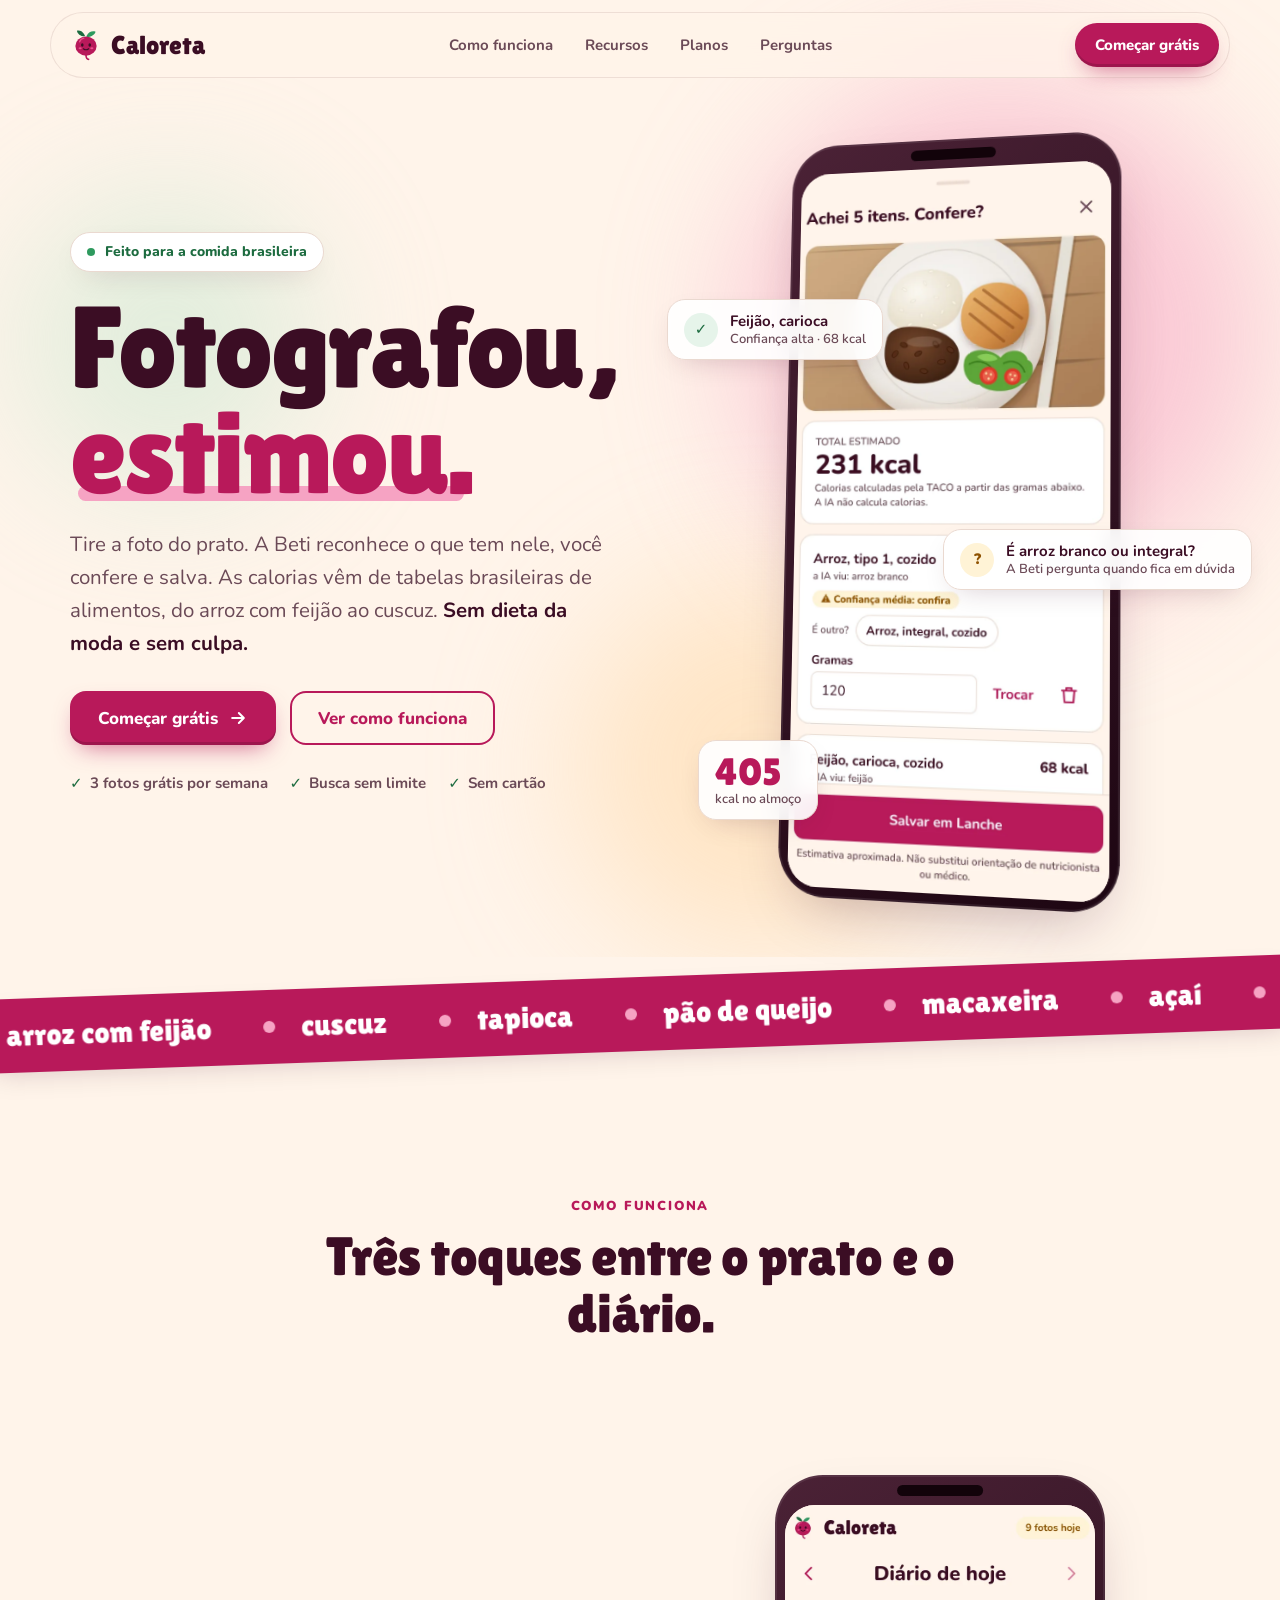
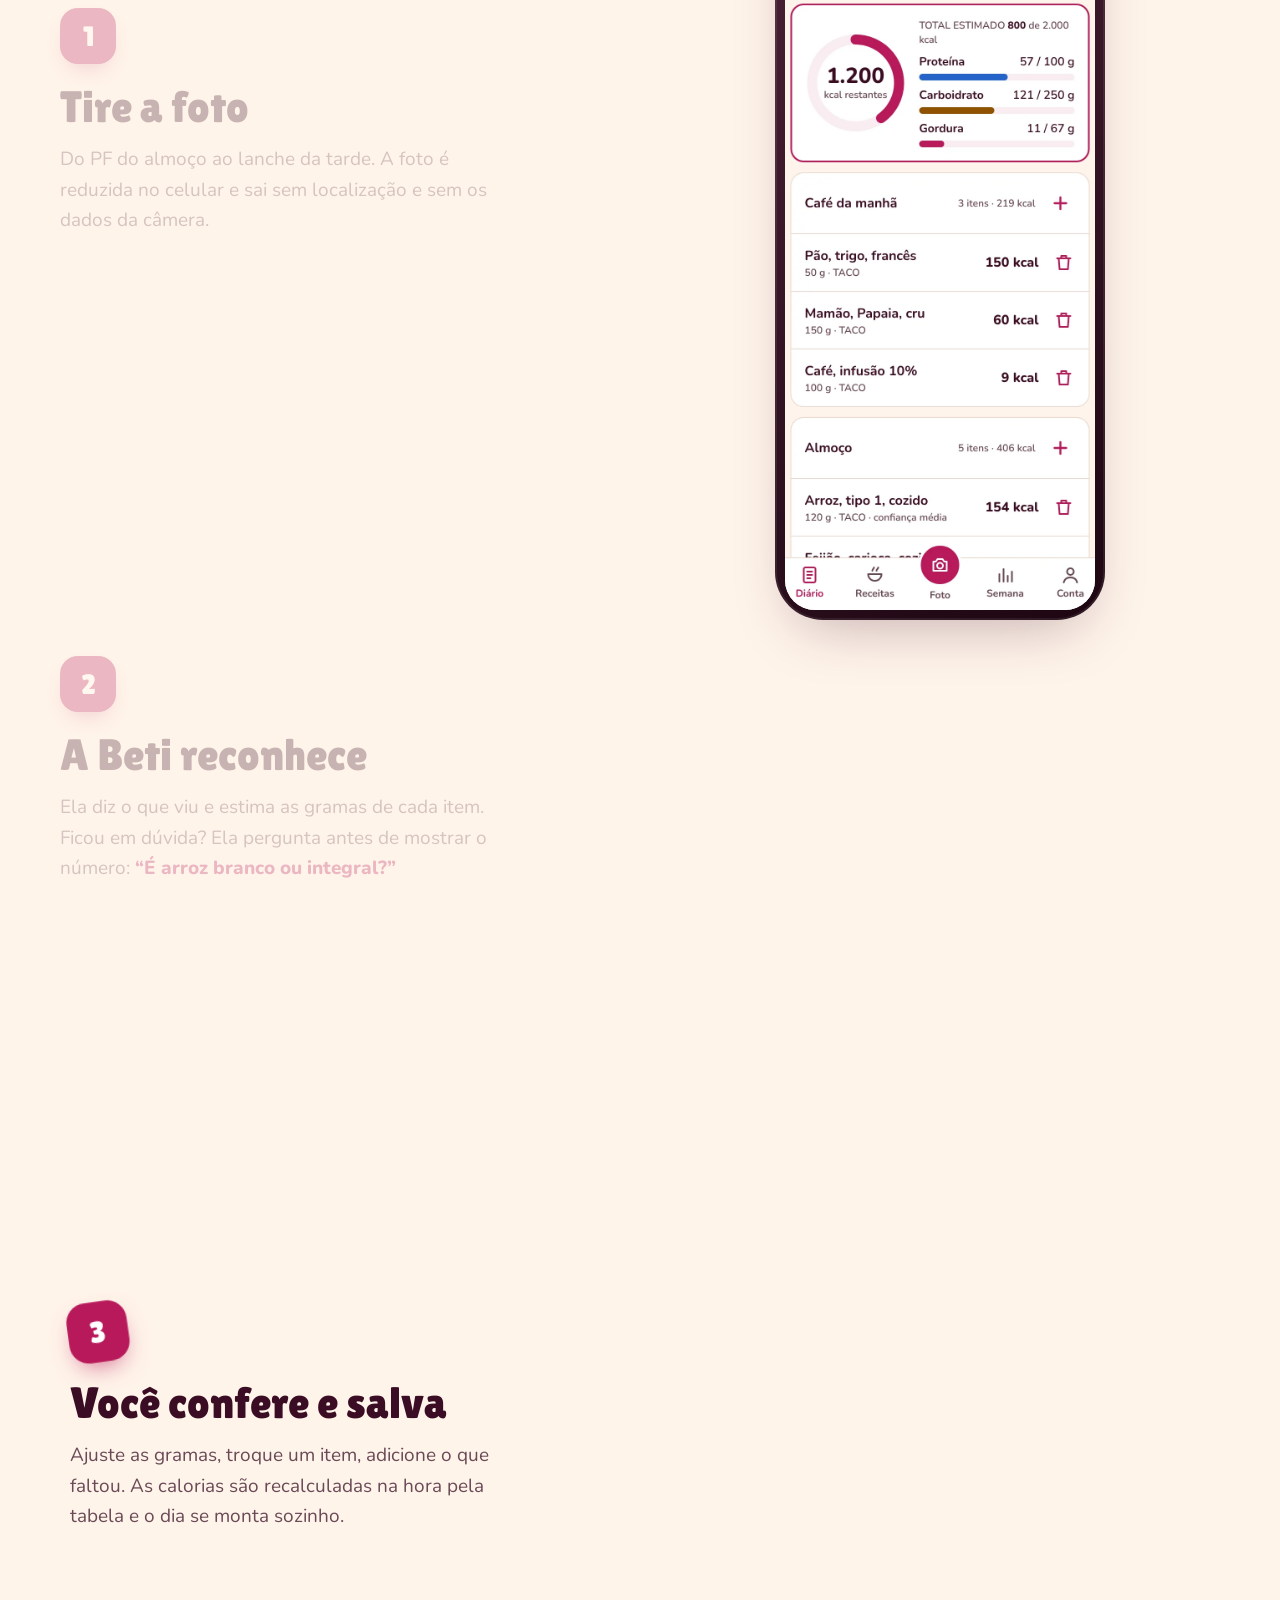
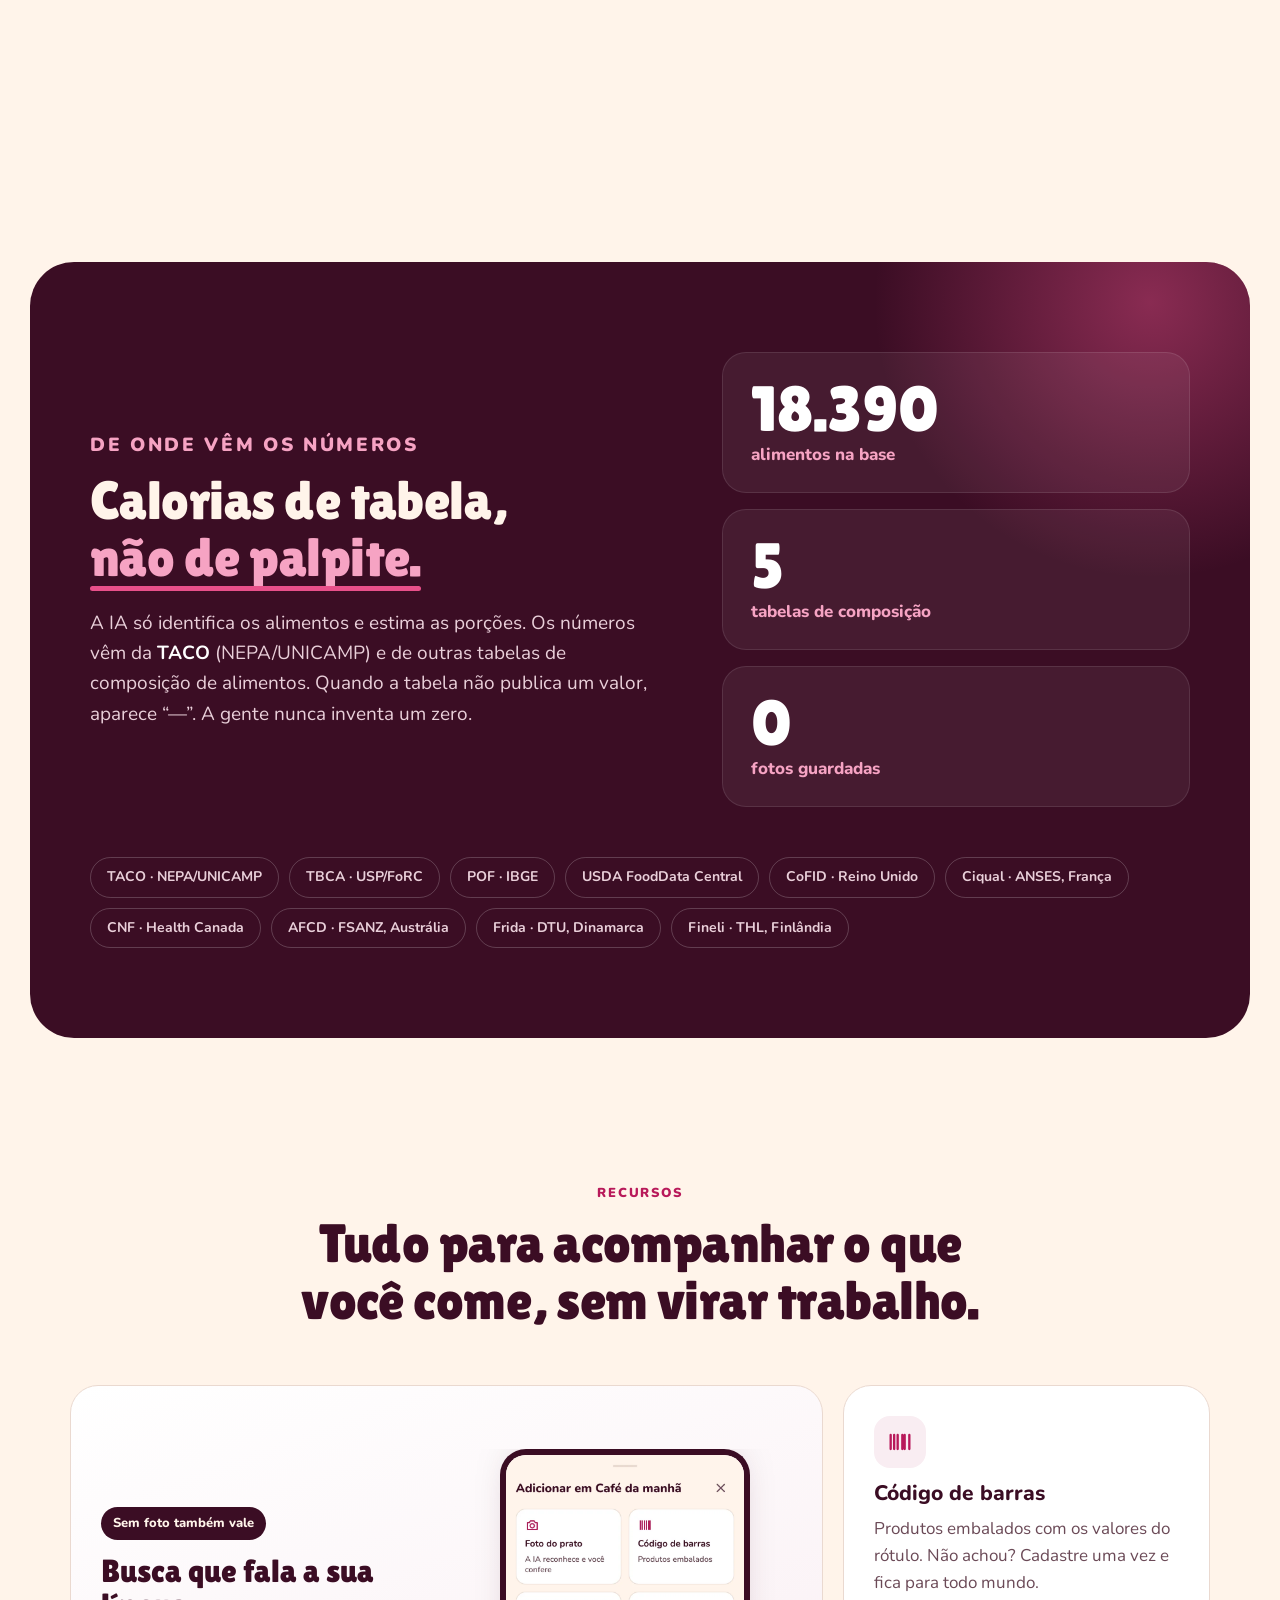
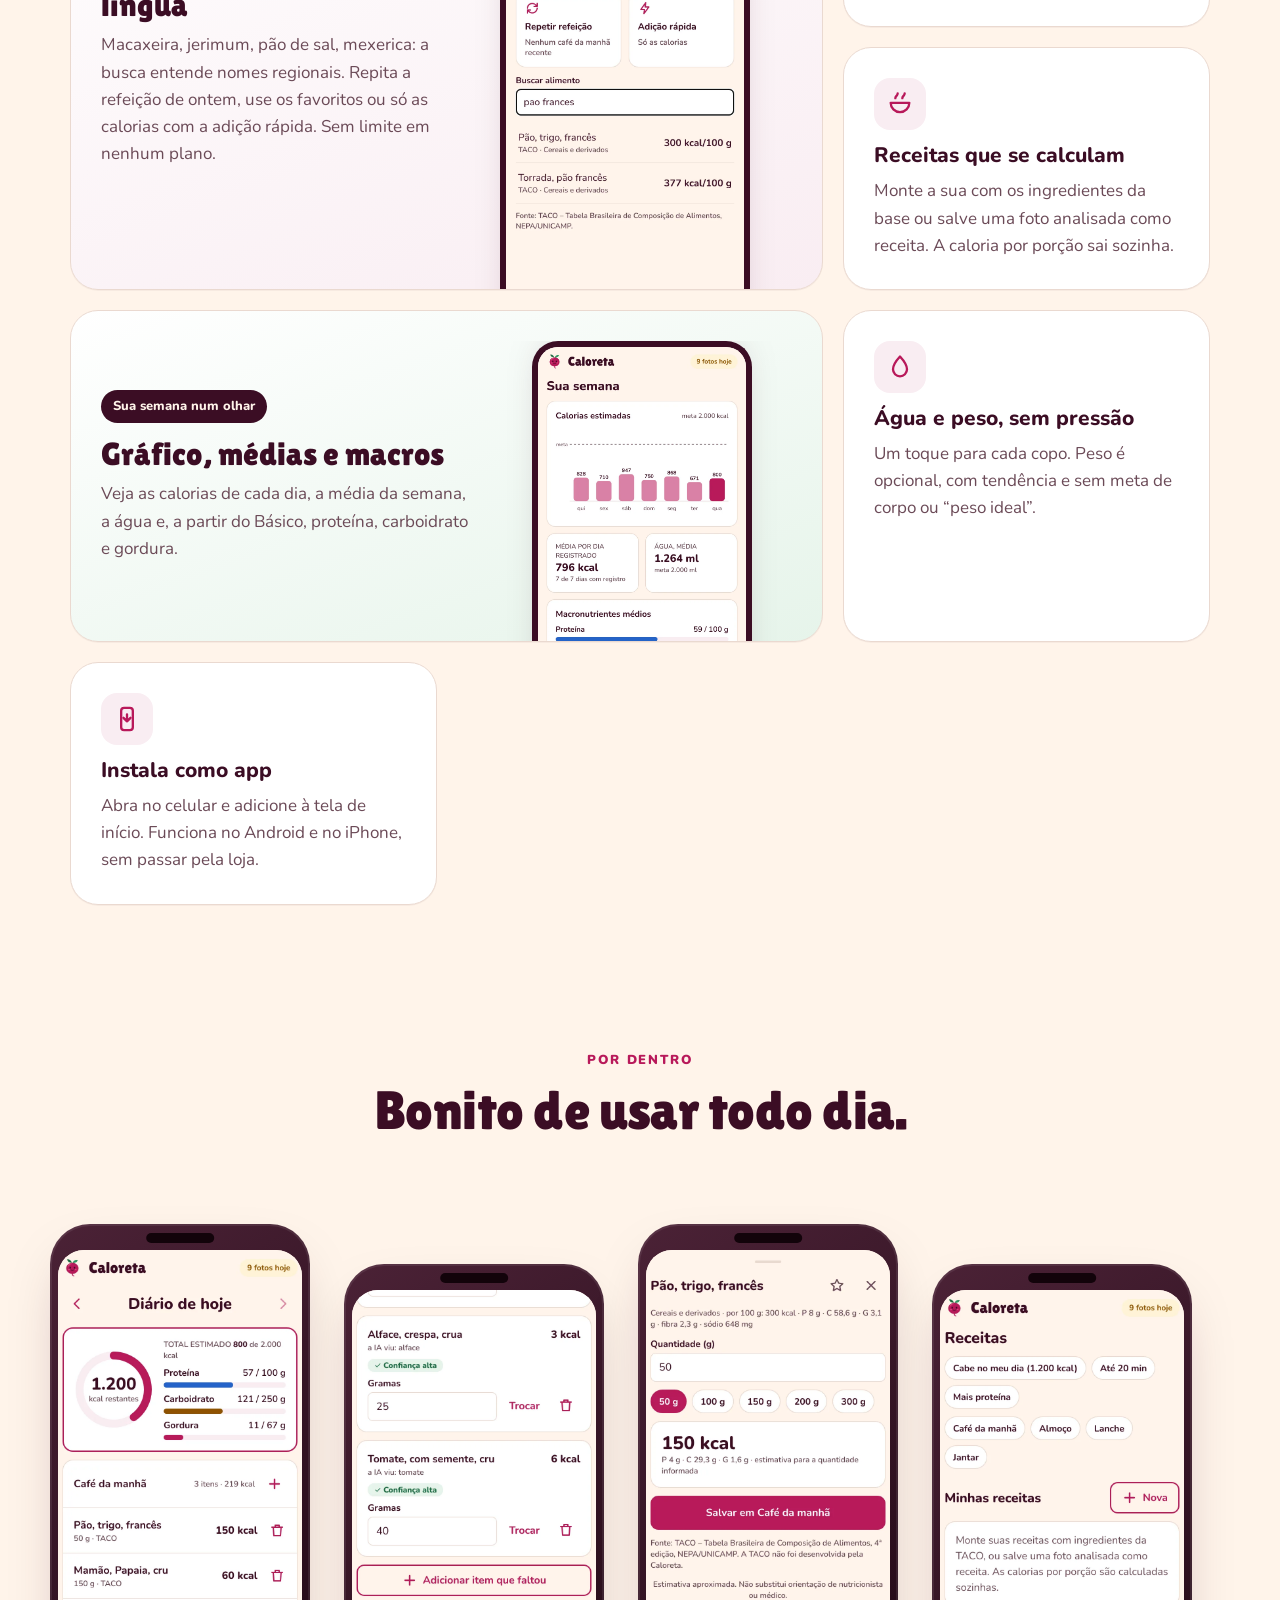
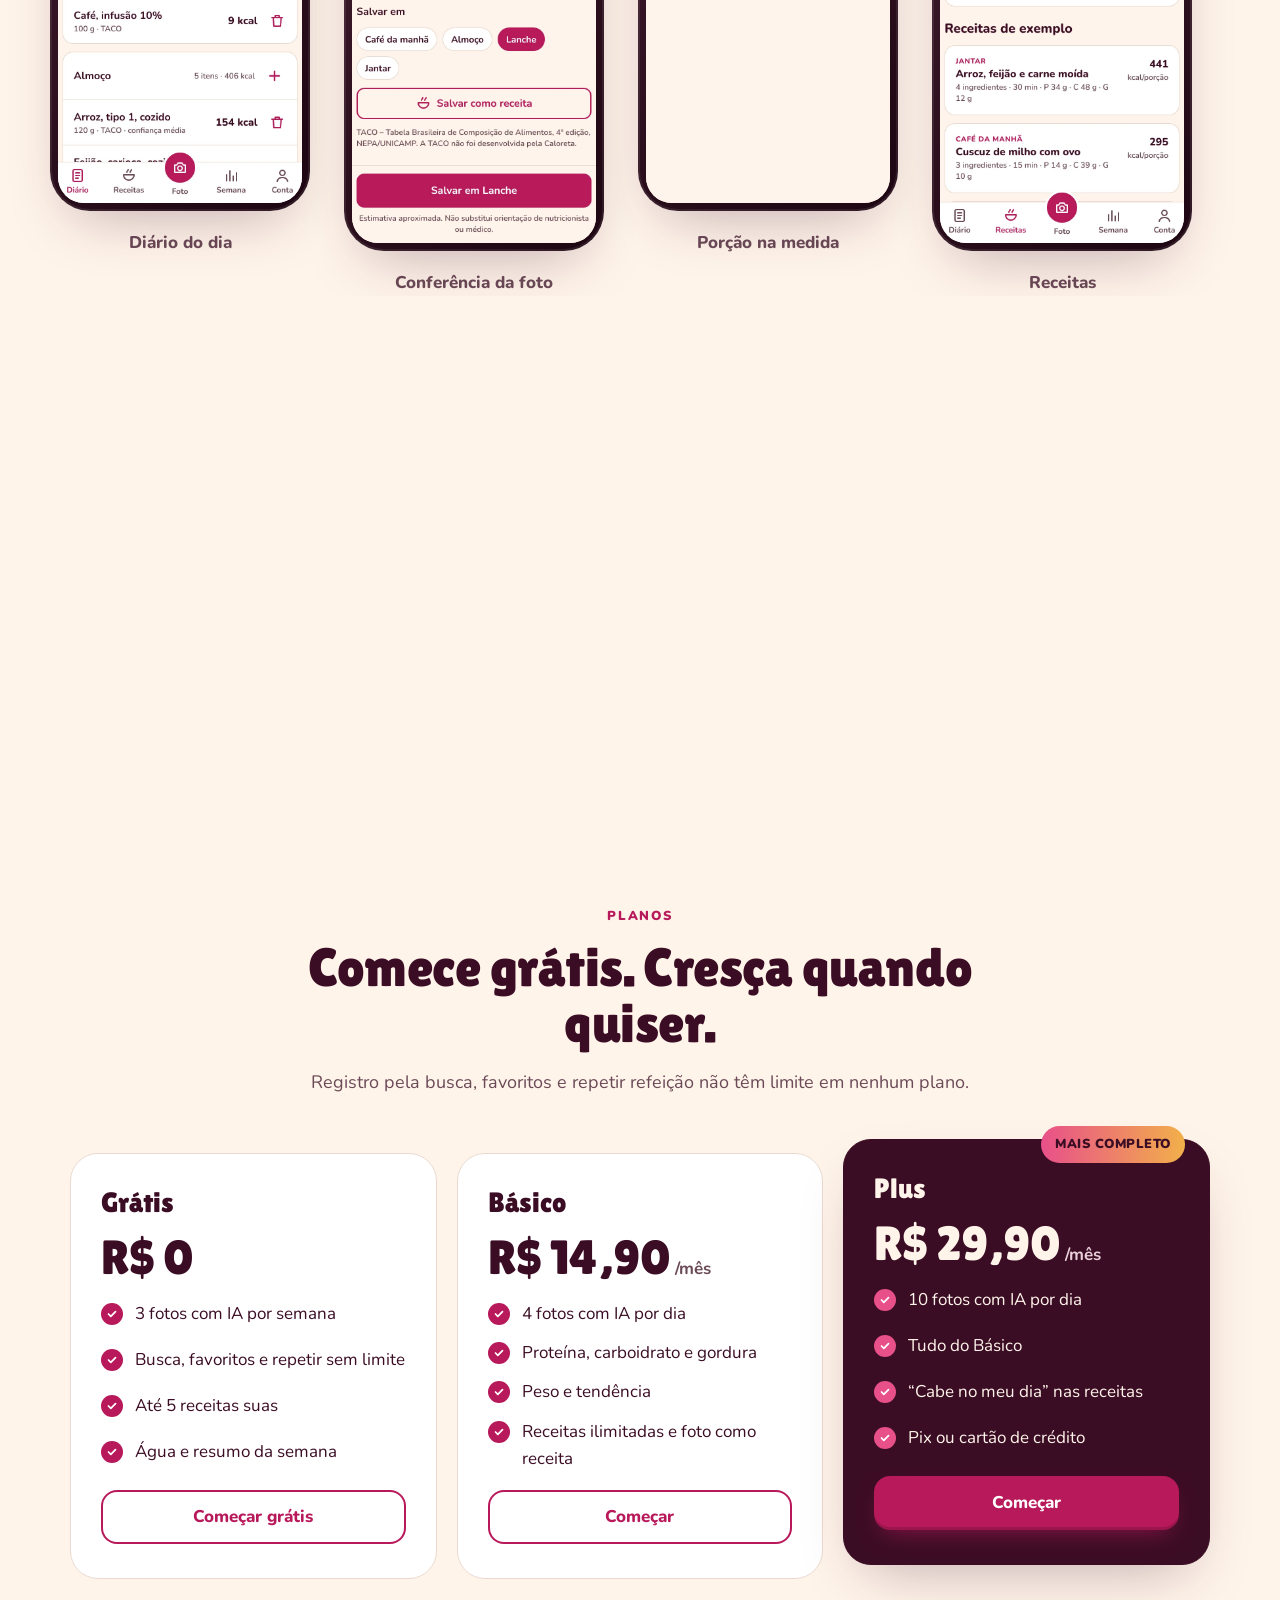
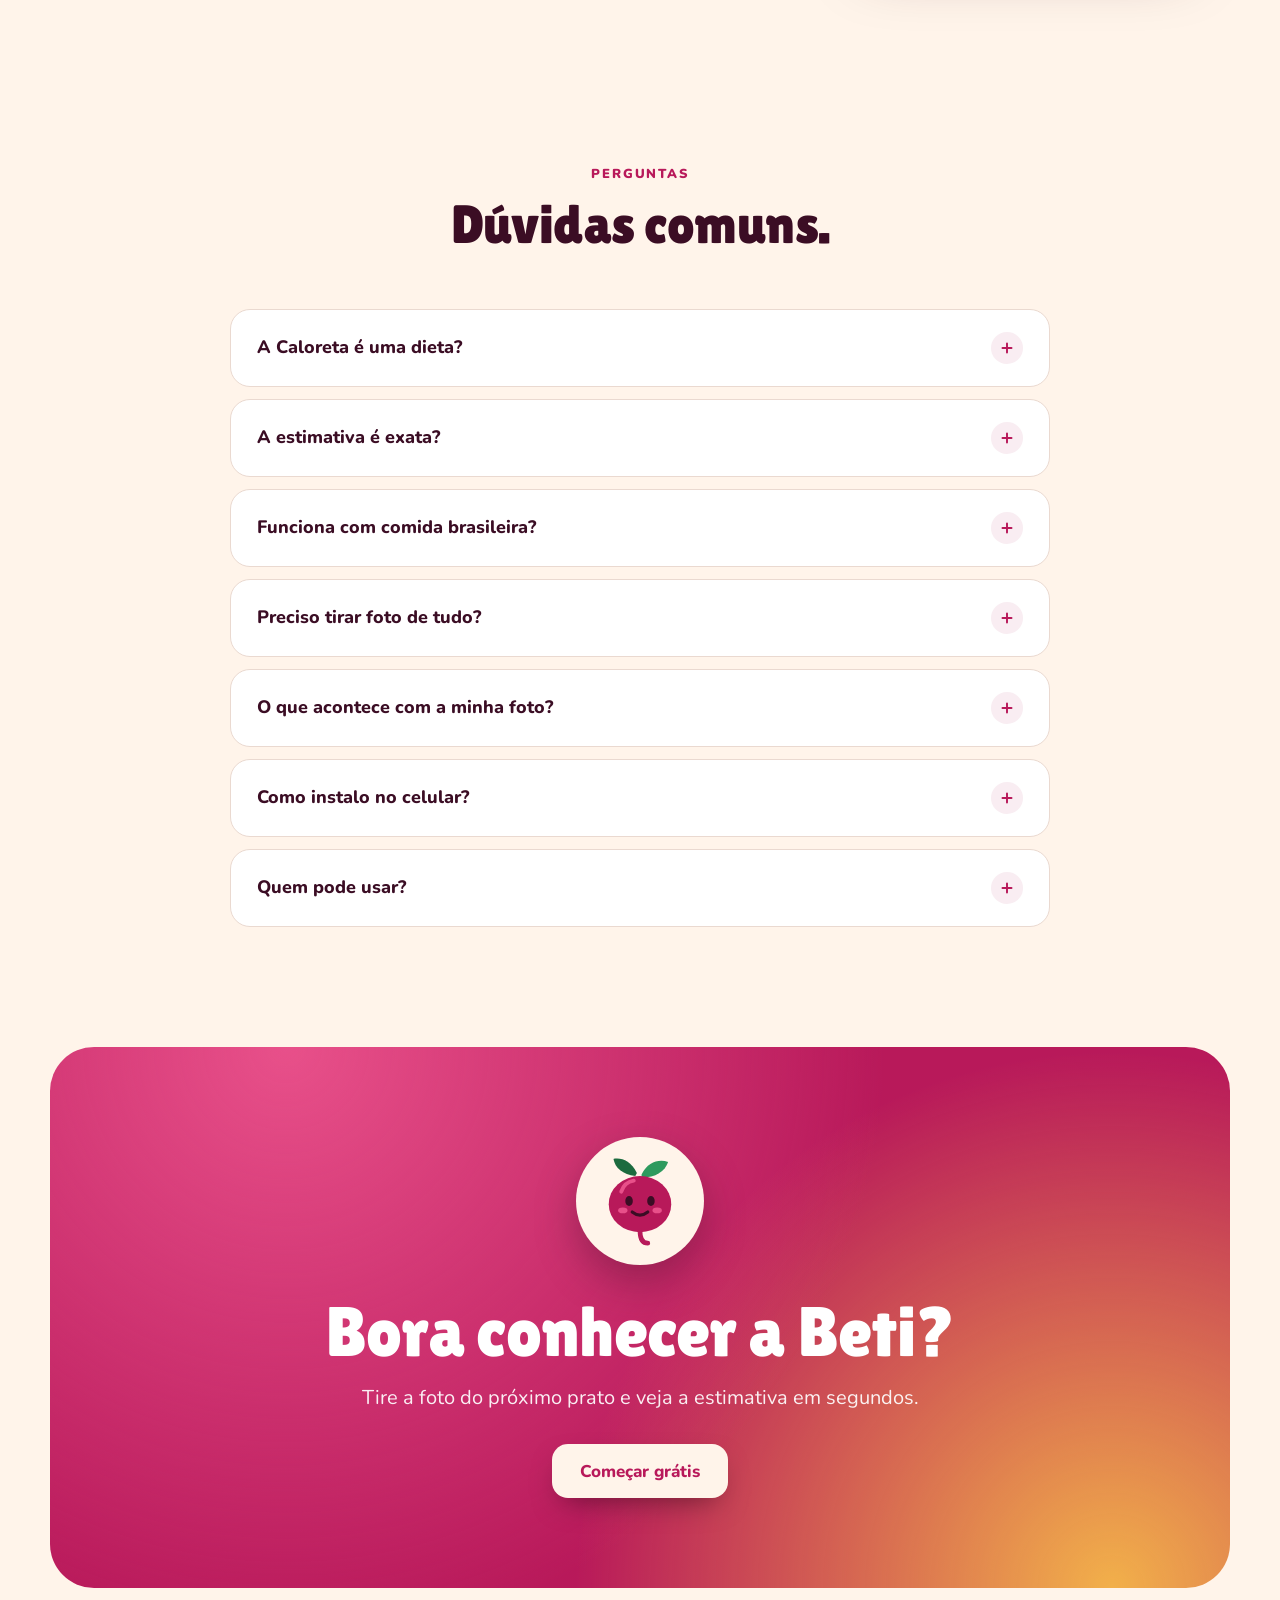
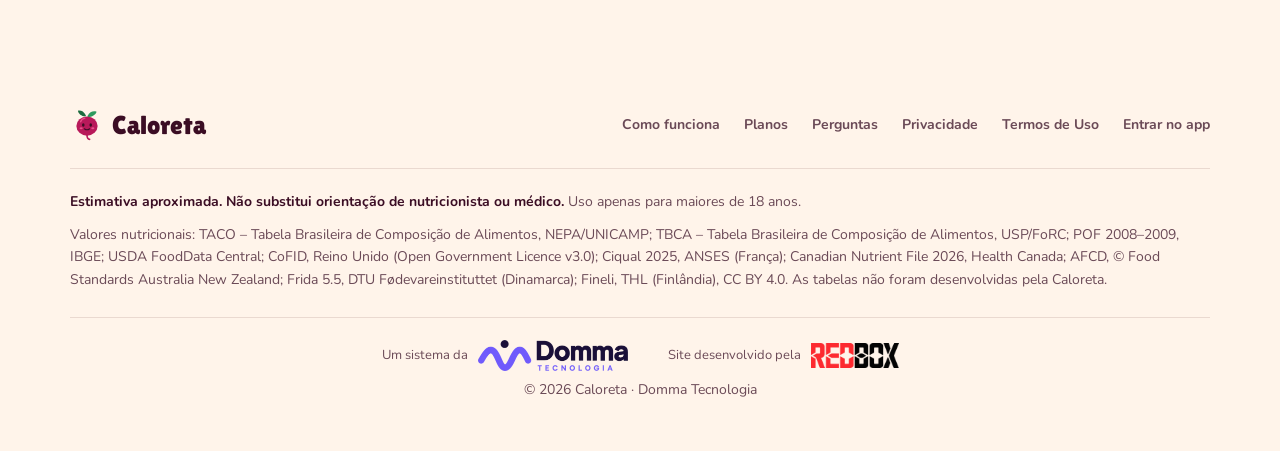
<file: index.html>
<!doctype html>
<html lang="pt-BR">
<head>
  <meta charset="utf-8">
  <meta name="viewport" content="width=device-width, initial-scale=1, viewport-fit=cover">
  <title>Caloreta · Fotografou, estimou.</title>
  <meta name="description" content="Tire a foto do prato e veja as calorias estimadas com base em tabelas brasileiras de alimentos. Você confere, ajusta e salva. Sem dieta da moda e sem culpa.">
  <meta name="theme-color" content="#B8195A">
  <link rel="canonical" href="https://caloreta.com.br/">
  <link rel="icon" href="/favicon.ico" sizes="48x48">
  <link rel="icon" href="/favicon.svg" type="image/svg+xml">
  <link rel="icon" type="image/png" sizes="32x32" href="/img/favicon-32.png">
  <link rel="apple-touch-icon" href="/img/apple-touch-icon.png">
  <link rel="manifest" href="/site.webmanifest">
  <meta property="og:type" content="website">
  <meta property="og:locale" content="pt_BR">
  <meta property="og:title" content="Caloreta · Fotografou, estimou.">
  <meta property="og:description" content="A foto do prato vira estimativa de calorias com tabelas brasileiras de alimentos. Você confere e salva.">
  <meta property="og:site_name" content="Caloreta">
  <meta property="og:image" content="https://site-caloreta.vercel.app/img/og.jpg">
  <meta property="og:image:secure_url" content="https://site-caloreta.vercel.app/img/og.jpg">
  <meta property="og:image:type" content="image/jpeg">
  <meta property="og:image:width" content="1200">
  <meta property="og:image:height" content="630">
  <meta property="og:image:alt" content="Caloreta: Fotografou, estimou. Celular mostrando a conferência de um prato com arroz, feijão, frango e salada.">
  <meta name="twitter:card" content="summary_large_image">
  <meta name="twitter:title" content="Caloreta · Fotografou, estimou.">
  <meta name="twitter:description" content="A foto do prato vira estimativa de calorias com tabelas brasileiras de alimentos. Você confere e salva.">
  <meta name="twitter:image" content="https://site-caloreta.vercel.app/img/og.jpg">
  <meta name="twitter:image:alt" content="Caloreta: Fotografou, estimou.">
  <link rel="preconnect" href="https://fonts.googleapis.com">
  <link rel="preconnect" href="https://fonts.gstatic.com" crossorigin>
  <link href="https://fonts.googleapis.com/css2?family=Lilita+One&family=Nunito:wght@400;600;700;800;900&display=swap" rel="stylesheet">
  <link rel="stylesheet" href="/estilos.css">
  <script>document.documentElement.classList.add('js')</script>
</head>
<body>
  <div class="progresso" aria-hidden="true"></div>

  <svg width="0" height="0" style="position:absolute" aria-hidden="true">
    <symbol id="beti" viewBox="0 0 64 64">
      <path d="M30 14C26 6 20 4 15 5c1 6 6 10 14 11z" fill="#1C6B3F"/>
      <path d="M33 15c4-8 11-10 17-8-2 6-8 10-17 10z" fill="#2E9A5E"/>
      <ellipse cx="32" cy="34" rx="20" ry="18" fill="#B8195A"/>
      <path d="M32 51c0 6 2 8 5 8" stroke="#B8195A" stroke-width="3" fill="none" stroke-linecap="round"/>
      <ellipse class="olho" cx="25" cy="32" rx="2.4" ry="3.2" fill="#3B0D24"/>
      <ellipse class="olho" cx="39" cy="32" rx="2.4" ry="3.2" fill="#3B0D24"/>
      <path d="M27 39q5 4 10 0" stroke="#3B0D24" stroke-width="2" fill="none" stroke-linecap="round"/>
      <ellipse cx="21" cy="38" rx="3" ry="1.8" fill="#E8508A"/>
      <ellipse cx="43" cy="38" rx="3" ry="1.8" fill="#E8508A"/>
      <path d="M20 26q2-6 8-7" stroke="#E8508A" stroke-width="2.5" fill="none" stroke-linecap="round"/>
    </symbol>
  </svg>

  <header class="topo">
    <a class="marca" href="#inicio" aria-label="Caloreta, início">
      <svg class="marca-beti" aria-hidden="true"><use href="#beti"/></svg>
      <span>Caloreta</span>
    </a>
    <nav class="menu" aria-label="Seções">
      <a href="#como-funciona">Como funciona</a>
      <a href="#recursos">Recursos</a>
      <a href="#planos">Planos</a>
      <a href="#perguntas">Perguntas</a>
    </nav>
    <a class="botao botao-pequeno" href="https://app.caloreta.com.br" data-cta="topo">Começar grátis</a>
  </header>

  <main id="inicio">
    <!-- HERÓI -->
    <section class="heroi">
      <div class="heroi-fundo" aria-hidden="true">
        <span class="bolha b1"></span><span class="bolha b2"></span><span class="bolha b3"></span>
      </div>
      <div class="heroi-texto">
        <p class="selo-topo revelar"><span class="ponto"></span> Feito para a comida brasileira</p>
        <h1 class="titulo-heroi" aria-label="Fotografou, estimou.">
          <span class="palavra" style="--i:0">Fotografou,</span>
          <span class="palavra destaque" style="--i:1">estimou.</span>
        </h1>
        <p class="sub-heroi revelar" style="--atraso:.35s">
          Tire a foto do prato. A Beti reconhece o que tem nele, você confere e salva.
          As calorias vêm de tabelas brasileiras de alimentos, do arroz com feijão ao cuscuz.
          <strong>Sem dieta da moda e sem culpa.</strong>
        </p>
        <div class="acoes revelar" style="--atraso:.5s">
          <a class="botao" href="https://app.caloreta.com.br" data-cta="heroi">
            Começar grátis
            <svg viewBox="0 0 24 24" aria-hidden="true"><path d="M5 12h13m-5-6 6 6-6 6" fill="none" stroke="currentColor" stroke-width="2.4" stroke-linecap="round" stroke-linejoin="round"/></svg>
          </a>
          <a class="botao botao-contorno" href="#como-funciona">Ver como funciona</a>
        </div>
        <ul class="garantias revelar" style="--atraso:.65s">
          <li>3 fotos grátis por semana</li>
          <li>Busca sem limite</li>
          <li>Sem cartão</li>
        </ul>
      </div>

      <div class="heroi-visual" data-inclinar>
        <div class="celular celular-heroi">
          <div class="tela">
            <img src="/img/tela-analise.webp" width="780" height="1688" alt="Tela da Caloreta conferindo um prato com arroz, feijão, frango e salada: total estimado de 231 kcal, calculado pela TACO." fetchpriority="high">
            <span class="varredura" aria-hidden="true"></span>
          </div>
        </div>
        <div class="flutuante f1" aria-hidden="true"><span class="f-icone verde">✓</span><div><b>Feijão, carioca</b><small>Confiança alta · 68 kcal</small></div></div>
        <div class="flutuante f2" aria-hidden="true"><span class="f-icone ambar">?</span><div><b>É arroz branco ou integral?</b><small>A Beti pergunta quando fica em dúvida</small></div></div>
        <div class="flutuante f3" aria-hidden="true"><b class="f-num" data-contar="406">0</b><small>kcal no almoço</small></div>
      </div>
    </section>

    <!-- FAIXA DE COMIDAS -->
    <div class="faixa" aria-hidden="true">
      <div class="faixa-trilho">
        <span>arroz com feijão</span><span>cuscuz</span><span>tapioca</span><span>pão de queijo</span><span>macaxeira</span><span>açaí</span><span>feijoada</span><span>pão de sal</span><span>baião de dois</span><span>moqueca</span><span>jerimum</span><span>farofa</span><span>PF de frango</span><span>mexerica</span>
        <span>arroz com feijão</span><span>cuscuz</span><span>tapioca</span><span>pão de queijo</span><span>macaxeira</span><span>açaí</span><span>feijoada</span><span>pão de sal</span><span>baião de dois</span><span>moqueca</span><span>jerimum</span><span>farofa</span><span>PF de frango</span><span>mexerica</span>
      </div>
    </div>

    <!-- COMO FUNCIONA (rolagem com celular fixo) -->
    <section class="como" id="como-funciona">
      <header class="cabeca-secao revelar">
        <p class="sobretitulo">Como funciona</p>
        <h2>Três toques entre o prato e o diário.</h2>
      </header>
      <div class="como-grade">
        <div class="como-passos">
          <article class="passo" data-passo="0">
            <span class="passo-num">1</span>
            <h3>Tire a foto</h3>
            <p>Do PF do almoço ao lanche da tarde. A foto é reduzida no celular e sai sem localização e sem os dados da câmera.</p>
          </article>
          <article class="passo" data-passo="1">
            <span class="passo-num">2</span>
            <h3>A Beti reconhece</h3>
            <p>Ela diz o que viu e estima as gramas de cada item. Ficou em dúvida? Ela pergunta antes de mostrar o número: <em>“É arroz branco ou integral?”</em></p>
          </article>
          <article class="passo" data-passo="2">
            <span class="passo-num">3</span>
            <h3>Você confere e salva</h3>
            <p>Ajuste as gramas, troque um item, adicione o que faltou. As calorias são recalculadas na hora pela tabela e o dia se monta sozinho.</p>
          </article>
        </div>
        <div class="como-palco" aria-hidden="true">
          <div class="celular">
            <div class="tela tela-troca">
              <div class="camada camera ativa" data-camada="0">
                <img src="/img/prato.webp" width="1024" height="768" alt="" loading="lazy">
                <span class="mira m1"></span><span class="mira m2"></span><span class="mira m3"></span><span class="mira m4"></span>
                <span class="camera-dica">Enquadre o prato</span>
                <span class="disparador"></span>
              </div>
              <img class="camada" data-camada="1" src="/img/tela-analise.webp" width="780" height="1688" alt="" loading="lazy">
              <img class="camada" data-camada="2" src="/img/tela-diario.webp" width="780" height="1688" alt="" loading="lazy">
            </div>
          </div>
        </div>
      </div>
    </section>

    <!-- CONFIANÇA -->
    <section class="confianca" id="confianca">
      <div class="confianca-texto revelar">
        <p class="sobretitulo claro">De onde vêm os números</p>
        <h2>Calorias de tabela,<br><span class="riscado">não de palpite.</span></h2>
        <p>A IA só identifica os alimentos e estima as porções. Os números vêm da <b>TACO</b> (NEPA/UNICAMP) e de outras tabelas de composição de alimentos. Quando a tabela não publica um valor, aparece “—”. A gente nunca inventa um zero.</p>
      </div>
      <dl class="numeros">
        <div class="numero revelar" style="--atraso:.05s"><dt>alimentos na base</dt><dd data-contar="18390">0</dd></div>
        <div class="numero revelar" style="--atraso:.15s"><dt>tabelas de composição</dt><dd data-contar="5">0</dd></div>
        <div class="numero revelar" style="--atraso:.25s"><dt>fotos guardadas</dt><dd>0</dd></div>
      </dl>
      <ul class="fontes revelar" aria-label="Tabelas usadas">
        <li>TACO · NEPA/UNICAMP</li><li>TBCA · USP/FoRC</li><li>POF · IBGE</li><li>USDA FoodData Central</li><li>CoFID · Reino Unido</li><li>Ciqual · ANSES, França</li><li>CNF · Health Canada</li><li>AFCD · FSANZ, Austrália</li><li>Frida · DTU, Dinamarca</li><li>Fineli · THL, Finlândia</li>
      </ul>
    </section>

    <!-- RECURSOS -->
    <section class="recursos" id="recursos">
      <header class="cabeca-secao revelar">
        <p class="sobretitulo">Recursos</p>
        <h2>Tudo para acompanhar o que você come, sem virar trabalho.</h2>
      </header>
      <div class="bento">
        <article class="cartao c-grande revelar" data-brilho>
          <div class="cartao-texto">
            <span class="etiqueta">Sem foto também vale</span>
            <h3>Busca que fala a sua língua</h3>
            <p>Macaxeira, jerimum, pão de sal, mexerica: a busca entende nomes regionais. Repita a refeição de ontem, use os favoritos ou só as calorias com a adição rápida. Sem limite em nenhum plano.</p>
          </div>
          <div class="cartao-tela"><img src="/img/tela-busca.webp" width="780" height="1688" alt="Busca por “pão frances” mostrando pão francês da TACO com 300 kcal por 100 g." loading="lazy"></div>
        </article>
        <article class="cartao revelar" style="--atraso:.08s" data-brilho>
          <span class="icone-cartao" aria-hidden="true">
            <svg viewBox="0 0 24 24"><path d="M4 6v12M7 6v12M10 6v12M14 6v12M16 6v12M20 6v12" stroke="currentColor" stroke-width="2" stroke-linecap="round"/></svg>
          </span>
          <h3>Código de barras</h3>
          <p>Produtos embalados com os valores do rótulo. Não achou? Cadastre uma vez e fica para todo mundo.</p>
        </article>
        <article class="cartao revelar" style="--atraso:.16s" data-brilho>
          <span class="icone-cartao" aria-hidden="true">
            <svg viewBox="0 0 24 24"><path d="M4 11h16a8 8 0 0 1-16 0Zm4-4c0-2 2-2 2-4m4 4c0-2 2-2 2-4" fill="none" stroke="currentColor" stroke-width="2" stroke-linecap="round" stroke-linejoin="round"/></svg>
          </span>
          <h3>Receitas que se calculam</h3>
          <p>Monte a sua com os ingredientes da base ou salve uma foto analisada como receita. A caloria por porção sai sozinha.</p>
        </article>
        <article class="cartao c-largo revelar" data-brilho>
          <div class="cartao-texto">
            <span class="etiqueta">Sua semana num olhar</span>
            <h3>Gráfico, médias e macros</h3>
            <p>Veja as calorias de cada dia, a média da semana, a água e, a partir do Básico, proteína, carboidrato e gordura.</p>
          </div>
          <div class="cartao-tela"><img src="/img/tela-semana.webp" width="780" height="1688" alt="Tela Sua semana com gráfico de calorias dos últimos 7 dias, média de 796 kcal e macronutrientes médios." loading="lazy"></div>
        </article>
        <article class="cartao revelar" style="--atraso:.08s" data-brilho>
          <span class="icone-cartao" aria-hidden="true">
            <svg viewBox="0 0 24 24"><path d="M12 3s6 6.5 6 11a6 6 0 0 1-12 0c0-4.5 6-11 6-11Z" fill="none" stroke="currentColor" stroke-width="2" stroke-linejoin="round"/></svg>
          </span>
          <h3>Água e peso, sem pressão</h3>
          <p>Um toque para cada copo. Peso é opcional, com tendência e sem meta de corpo ou “peso ideal”.</p>
        </article>
        <article class="cartao revelar" style="--atraso:.16s" data-brilho>
          <span class="icone-cartao" aria-hidden="true">
            <svg viewBox="0 0 24 24"><rect x="7" y="2.5" width="10" height="19" rx="2.5" fill="none" stroke="currentColor" stroke-width="2"/><path d="M12 8v6m-3-3 3 3 3-3" fill="none" stroke="currentColor" stroke-width="2" stroke-linecap="round" stroke-linejoin="round"/></svg>
          </span>
          <h3>Instala como app</h3>
          <p>Abra no celular e adicione à tela de início. Funciona no Android e no iPhone, sem passar pela loja.</p>
        </article>
      </div>
    </section>

    <!-- GALERIA -->
    <section class="galeria" aria-labelledby="titulo-galeria">
      <header class="cabeca-secao revelar">
        <p class="sobretitulo">Por dentro</p>
        <h2 id="titulo-galeria">Bonito de usar todo dia.</h2>
      </header>
      <div class="galeria-trilho" tabindex="0" aria-label="Telas do app (role para o lado)">
        <figure class="revelar"><div class="celular"><div class="tela"><img src="/img/tela-diario.webp" width="780" height="1688" alt="Diário de hoje com anel de calorias restantes e refeições do dia." loading="lazy"></div></div><figcaption>Diário do dia</figcaption></figure>
        <figure class="revelar" style="--atraso:.08s"><div class="celular"><div class="tela"><img src="/img/tela-analise2.webp" width="780" height="1688" alt="Conferência da foto com itens, gramas e confiança de cada um." loading="lazy"></div></div><figcaption>Conferência da foto</figcaption></figure>
        <figure class="revelar" style="--atraso:.16s"><div class="celular"><div class="tela"><img src="/img/tela-alimento.webp" width="780" height="1688" alt="Detalhe do pão francês com quantidade em gramas e valores por 100 g." loading="lazy"></div></div><figcaption>Porção na medida</figcaption></figure>
        <figure class="revelar" style="--atraso:.24s"><div class="celular"><div class="tela"><img src="/img/tela-receitas.webp" width="780" height="1688" alt="Tela de receitas com filtros Cabe no meu dia, Até 20 min e Mais proteína." loading="lazy"></div></div><figcaption>Receitas</figcaption></figure>
        <figure class="revelar" style="--atraso:.32s"><div class="celular"><div class="tela"><img src="/img/tela-semana.webp" width="780" height="1688" alt="Resumo da semana com gráfico e médias." loading="lazy"></div></div><figcaption>Sua semana</figcaption></figure>
      </div>
    </section>

    <!-- PRIVACIDADE -->
    <section class="privacidade">
      <div class="priv-cartao revelar">
        <div class="cadeado" aria-hidden="true">
          <svg viewBox="0 0 48 48"><rect x="10" y="21" width="28" height="20" rx="5" fill="currentColor"/><path d="M16 21v-5a8 8 0 0 1 16 0v5" fill="none" stroke="currentColor" stroke-width="4" stroke-linecap="round"/><circle cx="24" cy="30" r="3" fill="#FFF4EA"/><path d="M24 32v4" stroke="#FFF4EA" stroke-width="3" stroke-linecap="round"/></svg>
        </div>
        <div>
          <p class="sobretitulo">Privacidade</p>
          <h2>Sua foto não fica guardada.</h2>
          <ul class="lista-check">
            <li>A foto é analisada e descartada. Sem localização e sem os dados da câmera.</li>
            <li>Você autoriza o uso dos dados de saúde e o envio das fotos em telas separadas, e pode revogar quando quiser.</li>
            <li>Seu diário não é vendido nem usado para publicidade. Exporte tudo quando quiser.</li>
          </ul>
        </div>
      </div>
    </section>

    <!-- PLANOS -->
    <section class="planos" id="planos">
      <header class="cabeca-secao revelar">
        <p class="sobretitulo">Planos</p>
        <h2>Comece grátis. Cresça quando quiser.</h2>
        <p class="cabeca-sub">Registro pela busca, favoritos e repetir refeição não têm limite em nenhum plano.</p>
      </header>
      <div class="planos-grade">
        <article class="plano revelar" data-plano="gratis">
          <h3>Grátis</h3>
          <p class="preco"><b>R$ 0</b></p>
          <ul class="lista-check">
            <li>3 fotos com IA por semana</li>
            <li>Busca, favoritos e repetir sem limite</li>
            <li>Até 5 receitas suas</li>
            <li>Água e resumo da semana</li>
          </ul>
          <a class="botao botao-contorno" href="https://app.caloreta.com.br" data-cta="plano-gratis">Começar grátis</a>
        </article>
        <article class="plano revelar" style="--atraso:.08s" data-plano="basico">
          <h3>Básico</h3>
          <p class="preco"><b>R$ 14,90</b><span>/mês</span></p>
          <ul class="lista-check">
            <li>4 fotos com IA por dia</li>
            <li>Proteína, carboidrato e gordura</li>
            <li>Peso e tendência</li>
            <li>Receitas ilimitadas e foto como receita</li>
          </ul>
          <a class="botao botao-contorno" href="https://app.caloreta.com.br" data-cta="plano-basico">Começar</a>
        </article>
        <article class="plano plano-destaque revelar" style="--atraso:.16s" data-plano="plus">
          <span class="fita">Mais completo</span>
          <h3>Plus</h3>
          <p class="preco"><b>R$ 29,90</b><span>/mês</span></p>
          <ul class="lista-check">
            <li>10 fotos com IA por dia</li>
            <li>Tudo do Básico</li>
            <li>“Cabe no meu dia” nas receitas</li>
            <li>Pix ou cartão de crédito</li>
          </ul>
          <a class="botao" href="https://app.caloreta.com.br" data-cta="plano-plus">Começar</a>
        </article>
      </div>
      <p class="nota-planos revelar" data-nota-planos>Pague com Pix ou cartão de crédito. Cancele quando quiser, sem multa.</p>
    </section>

    <!-- PERGUNTAS -->
    <section class="perguntas" id="perguntas">
      <header class="cabeca-secao revelar">
        <p class="sobretitulo">Perguntas</p>
        <h2>Dúvidas comuns.</h2>
      </header>
      <div class="faq">
        <details class="revelar"><summary>A Caloreta é uma dieta?</summary><div><p>Não. A Caloreta estima as calorias do que você come para você acompanhar a sua alimentação. Ela não monta plano alimentar, não faz diagnóstico e não promete resultado. Para orientação, procure um nutricionista ou médico.</p></div></details>
        <details class="revelar"><summary>A estimativa é exata?</summary><div><p>É uma estimativa. A IA reconhece os alimentos e estima as gramas; as calorias vêm das tabelas de composição. Por isso você sempre confere antes de salvar e pode ajustar as gramas ou trocar um item.</p></div></details>
        <details class="revelar"><summary>Funciona com comida brasileira?</summary><div><p>Foi feita para ela. A base usa a TACO (NEPA/UNICAMP), a TBCA (USP) e a POF (IBGE), além de tabelas internacionais para o que não tem aqui, e a busca entende nomes regionais.</p></div></details>
        <details class="revelar"><summary>Preciso tirar foto de tudo?</summary><div><p>Não. Você pode buscar o alimento, repetir uma refeição, usar favoritos, ler o código de barras ou lançar só as calorias. Nada disso tem limite.</p></div></details>
        <details class="revelar"><summary>O que acontece com a minha foto?</summary><div><p>Ela é reduzida no celular, enviada sem localização para análise por IA e descartada logo depois. A Caloreta não guarda a foto.</p></div></details>
        <details class="revelar"><summary>Como instalo no celular?</summary><div><p>Abra <b>app.caloreta.com.br</b> no celular. No Android, toque em “Instalar app”. No iPhone, toque em Compartilhar e depois em “Adicionar à Tela de Início”.</p></div></details>
        <details class="revelar"><summary>Quem pode usar?</summary><div><p>Pessoas com 18 anos ou mais.</p></div></details>
      </div>
    </section>

    <!-- CHAMADA FINAL -->
    <section class="final">
      <div class="final-cartao revelar">
        <svg class="final-beti" aria-hidden="true"><use href="#beti"/></svg>
        <h2>Bora conhecer a Beti?</h2>
        <p>Tire a foto do próximo prato e veja a estimativa em segundos.</p>
        <a class="botao botao-claro" href="https://app.caloreta.com.br" data-cta="final">Começar grátis</a>
      </div>
    </section>
  </main>

  <footer class="rodape">
    <div class="rodape-topo">
      <a class="marca" href="#inicio"><svg class="marca-beti" aria-hidden="true"><use href="#beti"/></svg><span>Caloreta</span></a>
      <nav aria-label="Rodapé">
        <a href="#como-funciona">Como funciona</a>
        <a href="#planos">Planos</a>
        <a href="#perguntas">Perguntas</a>
        <a href="/privacidade">Privacidade</a>
        <a href="/termos">Termos de Uso</a>
        <a href="https://app.caloreta.com.br">Entrar no app</a>
      </nav>
    </div>
    <p class="aviso"><b>Estimativa aproximada. Não substitui orientação de nutricionista ou médico.</b> Uso apenas para maiores de 18 anos.</p>
    <p class="citacoes">Valores nutricionais: TACO – Tabela Brasileira de Composição de Alimentos, NEPA/UNICAMP; TBCA – Tabela Brasileira de Composição de Alimentos, USP/FoRC; POF 2008–2009, IBGE; USDA FoodData Central; CoFID, Reino Unido (Open Government Licence v3.0); Ciqual 2025, ANSES (França); Canadian Nutrient File 2026, Health Canada; AFCD, © Food Standards Australia New Zealand; Frida 5.5, DTU Fødevareinstituttet (Dinamarca); Fineli, THL (Finlândia), CC BY 4.0. As tabelas não foram desenvolvidas pela Caloreta.</p>
    <div class="creditos">
      <span class="credito">Um sistema da <img src="/img/marcas/domma-claro.png" alt="Domma Tecnologia" width="150" height="30" loading="lazy"></span>
      <span class="credito">Site desenvolvido pela <img src="/img/marcas/redbox-claro.png" alt="Agência RedBox" width="88" height="25" loading="lazy"></span>
    </div>
    <p class="direitos">© <span data-ano>2026</span> Caloreta · Domma Tecnologia</p>
  </footer>

  <script src="/script.js" defer></script>
</body>
</html>
</file>
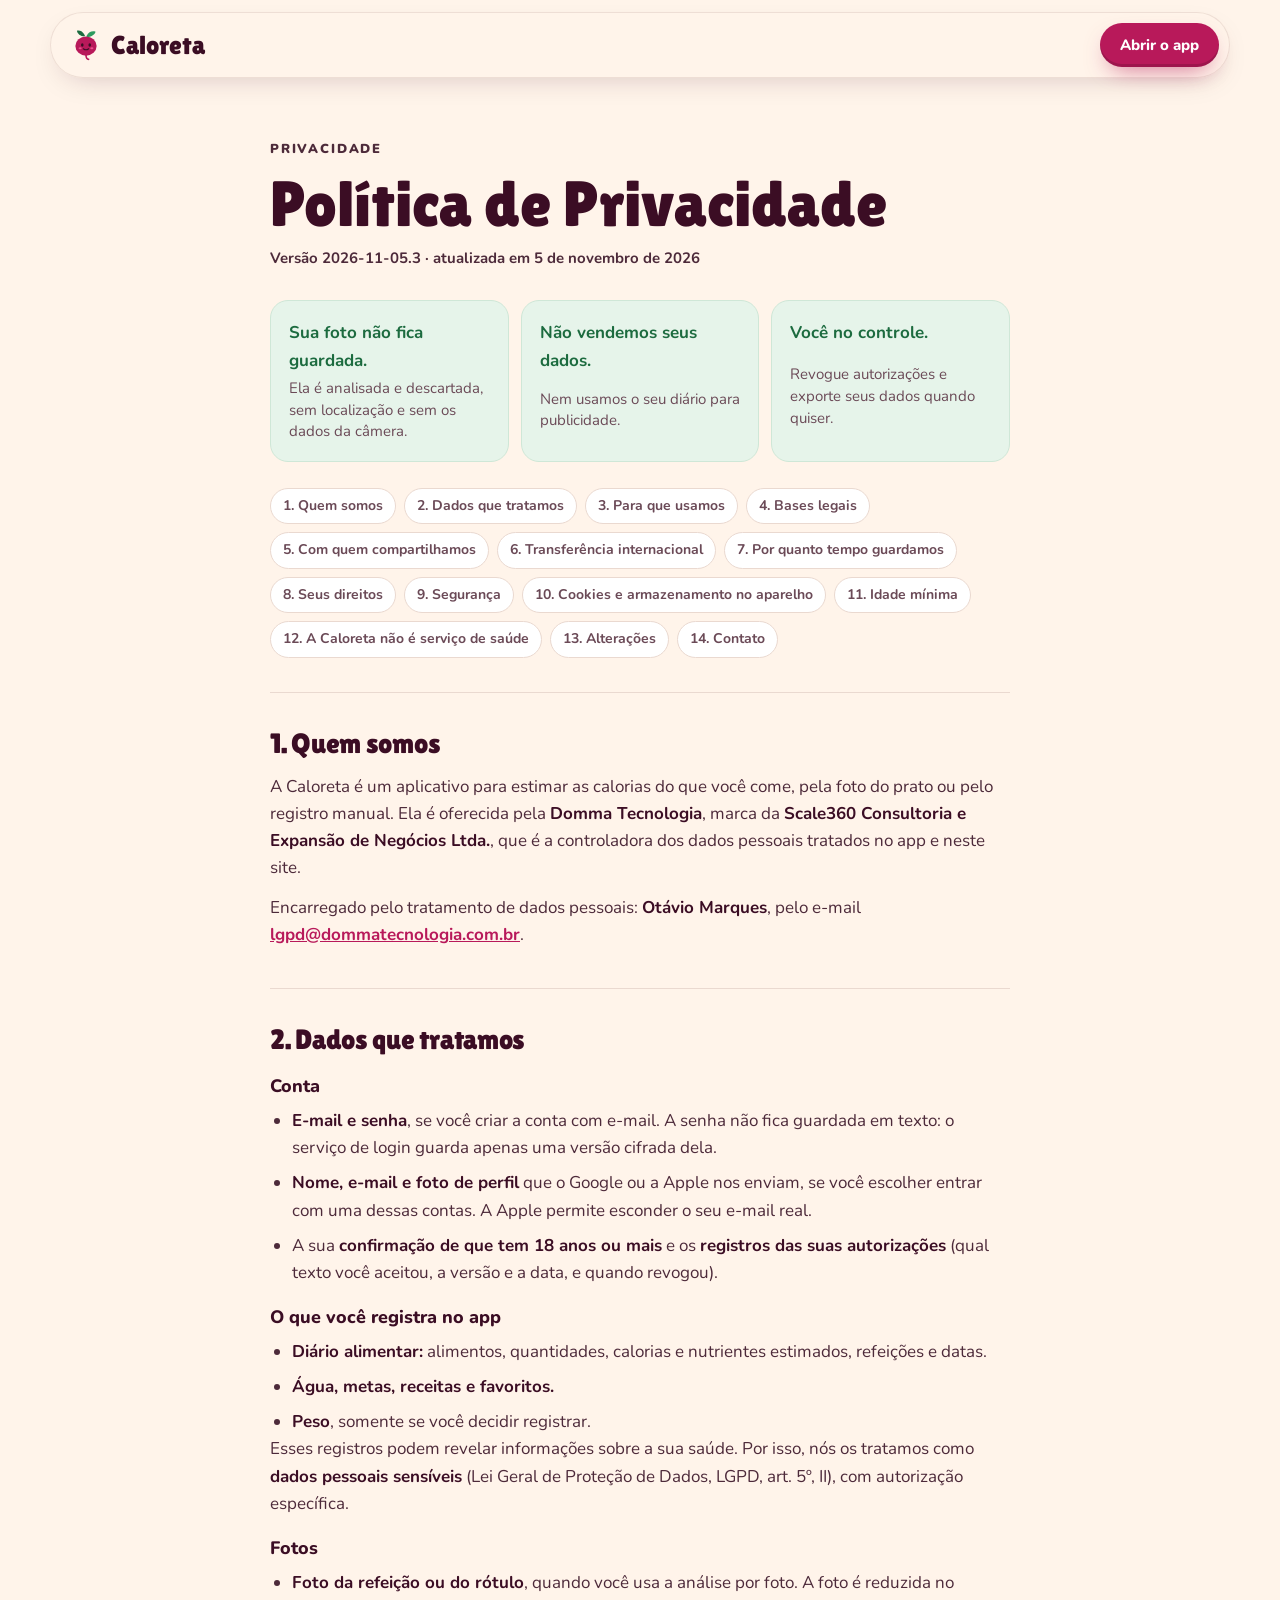
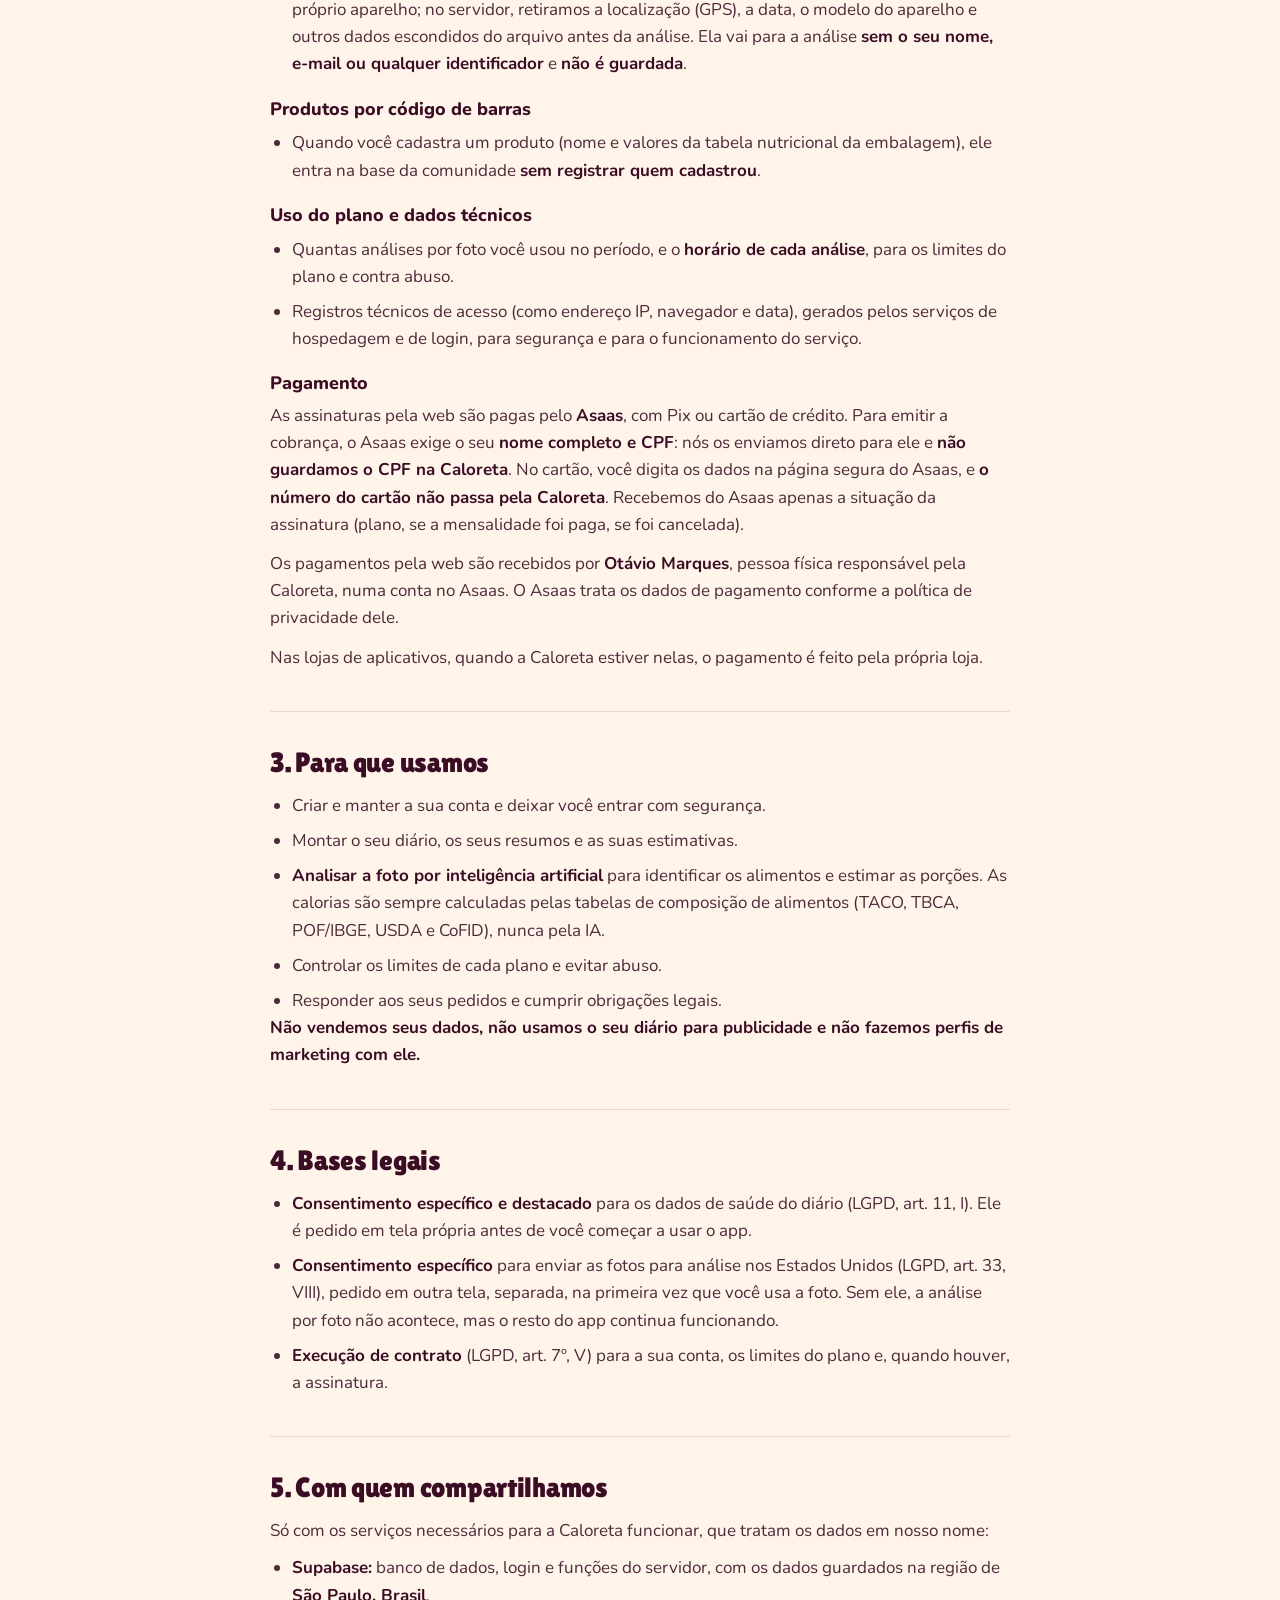
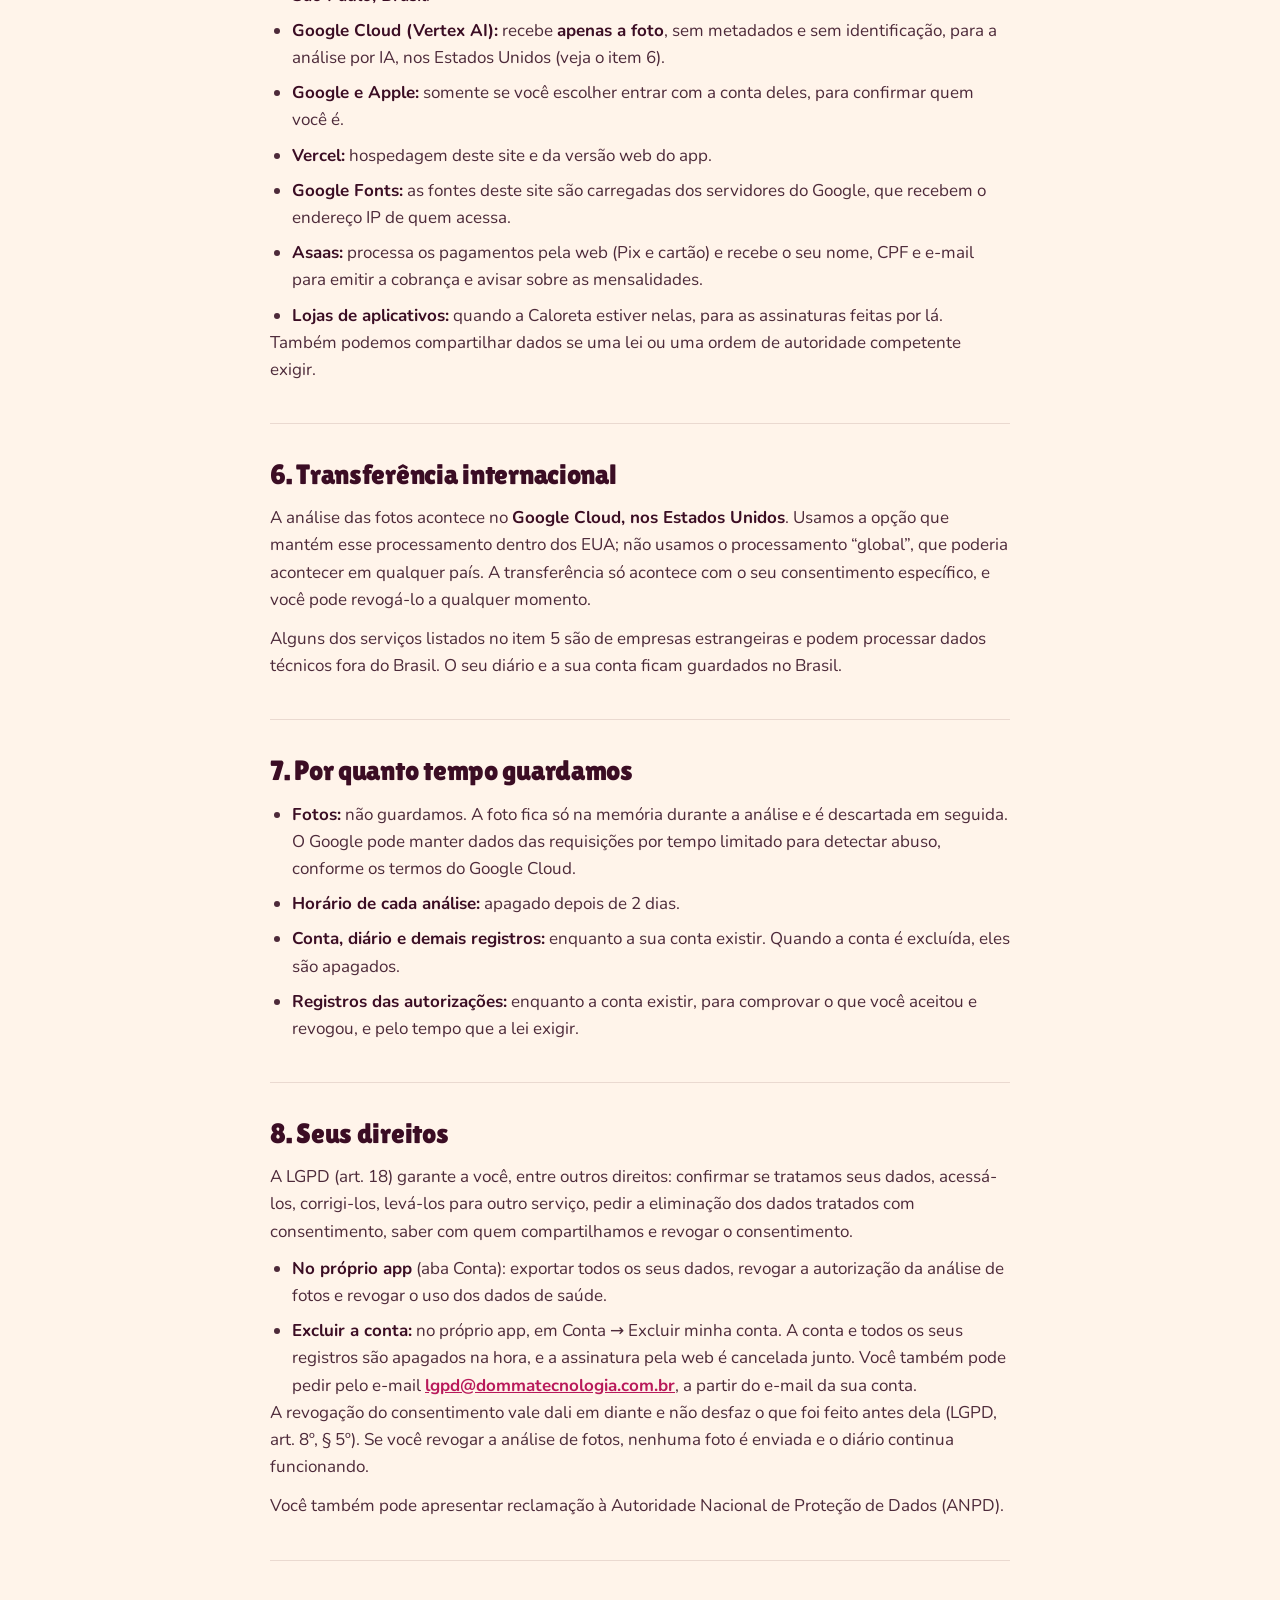
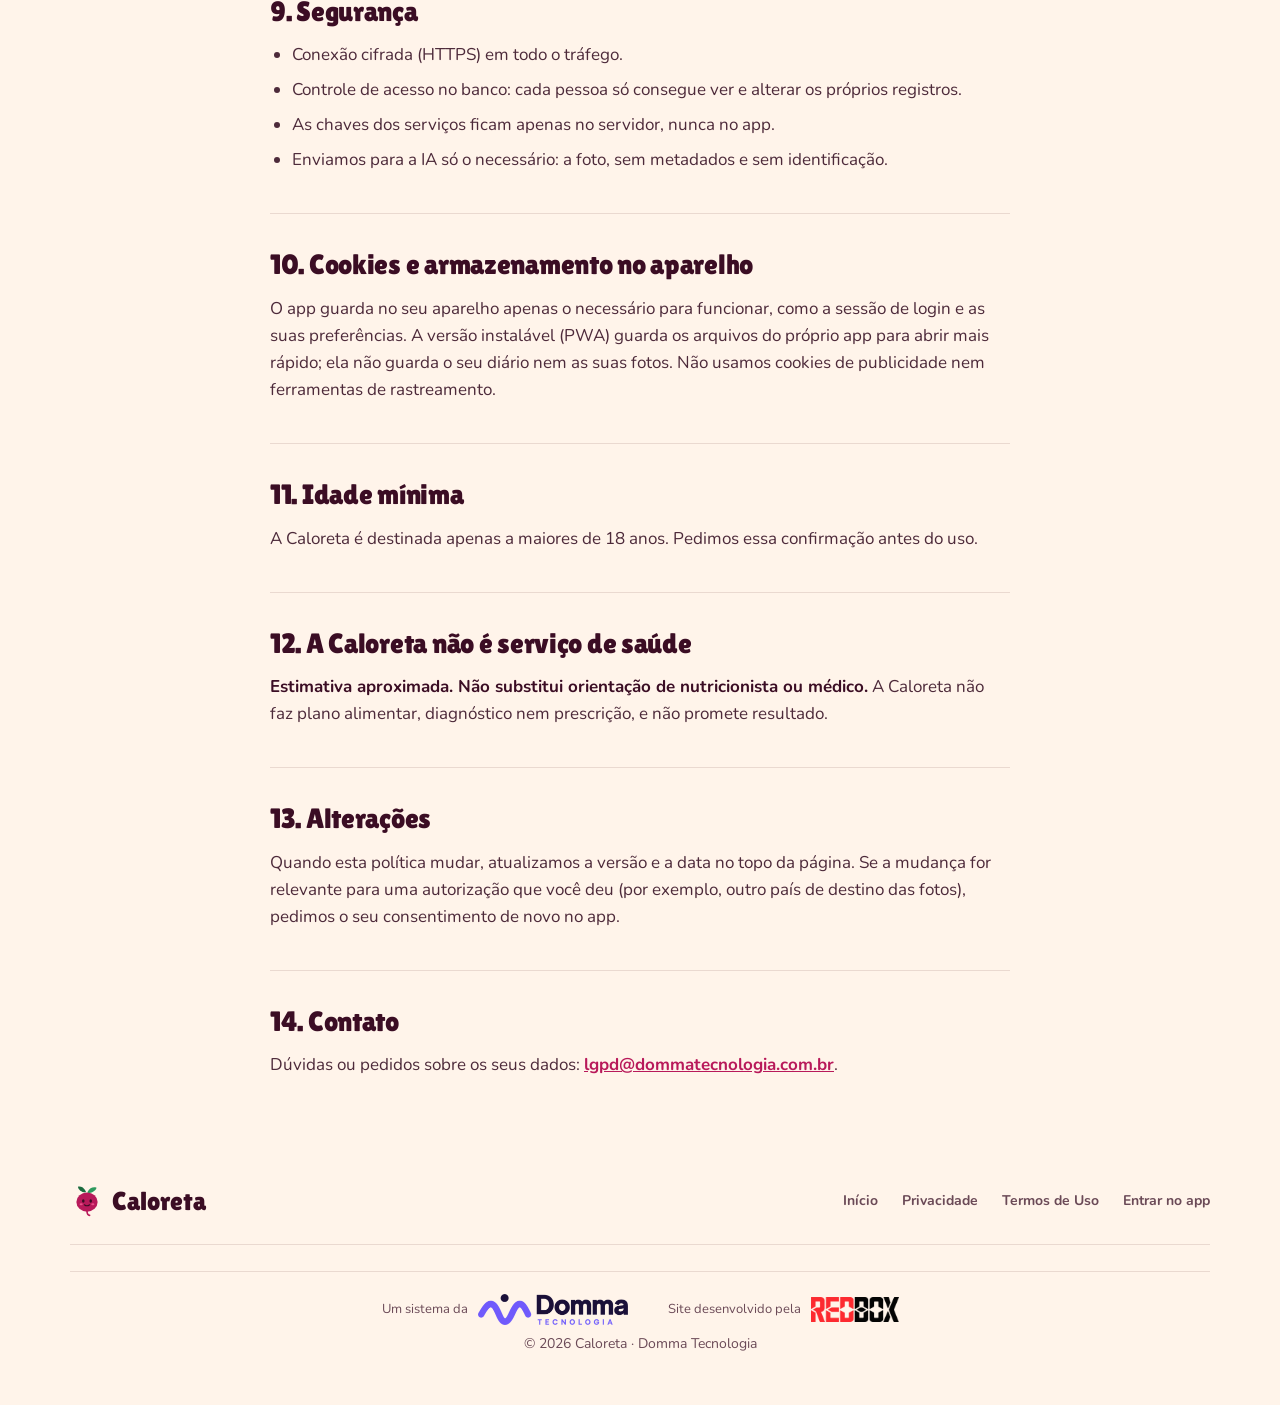
<file: privacidade.html>
<!doctype html>
<html lang="pt-BR">
<head>
  <meta charset="utf-8">
  <meta name="viewport" content="width=device-width, initial-scale=1, viewport-fit=cover">
  <title>Política de Privacidade · Caloreta</title>
  <meta name="description" content="Como a Caloreta trata os seus dados: o que coletamos, para quê, com quem compartilhamos e como exercer seus direitos.">
  <meta name="theme-color" content="#B8195A">
  <link rel="canonical" href="https://caloreta.com.br/privacidade">
  <link rel="icon" href="/favicon.ico" sizes="48x48">
  <link rel="icon" href="/favicon.svg" type="image/svg+xml">
  <link rel="apple-touch-icon" href="/img/apple-touch-icon.png">
  <meta property="og:type" content="article">
  <meta property="og:locale" content="pt_BR">
  <meta property="og:title" content="Política de Privacidade · Caloreta">
  <meta property="og:description" content="Como a Caloreta trata os seus dados.">
  <meta property="og:image" content="https://site-caloreta.vercel.app/img/og.jpg">
  <link rel="preconnect" href="https://fonts.googleapis.com">
  <link rel="preconnect" href="https://fonts.gstatic.com" crossorigin>
  <link href="https://fonts.googleapis.com/css2?family=Lilita+One&family=Nunito:wght@400;600;700;800;900&display=swap" rel="stylesheet">
  <link rel="stylesheet" href="/estilos.css">
</head>
<body class="pagina-texto">
  <svg width="0" height="0" style="position:absolute" aria-hidden="true">
    <symbol id="beti" viewBox="0 0 64 64">
      <path d="M30 14C26 6 20 4 15 5c1 6 6 10 14 11z" fill="#1C6B3F"/>
      <path d="M33 15c4-8 11-10 17-8-2 6-8 10-17 10z" fill="#2E9A5E"/>
      <ellipse cx="32" cy="34" rx="20" ry="18" fill="#B8195A"/>
      <path d="M32 51c0 6 2 8 5 8" stroke="#B8195A" stroke-width="3" fill="none" stroke-linecap="round"/>
      <ellipse cx="25" cy="32" rx="2.4" ry="3.2" fill="#3B0D24"/>
      <ellipse cx="39" cy="32" rx="2.4" ry="3.2" fill="#3B0D24"/>
      <path d="M27 39q5 4 10 0" stroke="#3B0D24" stroke-width="2" fill="none" stroke-linecap="round"/>
      <ellipse cx="21" cy="38" rx="3" ry="1.8" fill="#E8508A"/>
      <ellipse cx="43" cy="38" rx="3" ry="1.8" fill="#E8508A"/>
    </symbol>
  </svg>

  <header class="topo rolado">
    <a class="marca" href="/" aria-label="Caloreta, página inicial">
      <svg class="marca-beti" aria-hidden="true"><use href="#beti"/></svg>
      <span>Caloreta</span>
    </a>
    <a class="botao botao-pequeno" href="https://app.caloreta.com.br">Abrir o app</a>
  </header>

  <main class="doc">
    <p class="sobretitulo">Privacidade</p>
    <h1>Política de Privacidade</h1>
    <p class="doc-data">Versão 2026-11-05.3 · atualizada em 5 de novembro de 2026</p>

    <div class="resumo">
      <div><b>Sua foto não fica guardada.</b><span>Ela é analisada e descartada, sem localização e sem os dados da câmera.</span></div>
      <div><b>Não vendemos seus dados.</b><span>Nem usamos o seu diário para publicidade.</span></div>
      <div><b>Você no controle.</b><span>Revogue autorizações e exporte seus dados quando quiser.</span></div>
    </div>

    <nav class="indice" aria-label="Nesta página">
      <a href="#quem-somos">1. Quem somos</a>
      <a href="#dados">2. Dados que tratamos</a>
      <a href="#finalidades">3. Para que usamos</a>
      <a href="#bases">4. Bases legais</a>
      <a href="#compartilhamento">5. Com quem compartilhamos</a>
      <a href="#transferencia">6. Transferência internacional</a>
      <a href="#retencao">7. Por quanto tempo guardamos</a>
      <a href="#direitos">8. Seus direitos</a>
      <a href="#seguranca">9. Segurança</a>
      <a href="#armazenamento">10. Cookies e armazenamento no aparelho</a>
      <a href="#idade">11. Idade mínima</a>
      <a href="#saude">12. A Caloreta não é serviço de saúde</a>
      <a href="#alteracoes">13. Alterações</a>
      <a href="#contato">14. Contato</a>
    </nav>

    <section id="quem-somos">
      <h2>1. Quem somos</h2>
      <p>A Caloreta é um aplicativo para estimar as calorias do que você come, pela foto do prato ou pelo registro manual. Ela é oferecida pela <b>Domma Tecnologia</b>, marca da <b>Scale360 Consultoria e Expansão de Negócios Ltda.</b>, que é a controladora dos dados pessoais tratados no app e neste site.</p>
      <p>Encarregado pelo tratamento de dados pessoais: <b>Otávio Marques</b>, pelo e-mail <a href="mailto:lgpd@dommatecnologia.com.br">lgpd@dommatecnologia.com.br</a>.</p>
    </section>

    <section id="dados">
      <h2>2. Dados que tratamos</h2>
      <h3>Conta</h3>
      <ul>
        <li><b>E-mail e senha</b>, se você criar a conta com e-mail. A senha não fica guardada em texto: o serviço de login guarda apenas uma versão cifrada dela.</li>
        <li><b>Nome, e-mail e foto de perfil</b> que o Google ou a Apple nos enviam, se você escolher entrar com uma dessas contas. A Apple permite esconder o seu e-mail real.</li>
        <li>A sua <b>confirmação de que tem 18 anos ou mais</b> e os <b>registros das suas autorizações</b> (qual texto você aceitou, a versão e a data, e quando revogou).</li>
      </ul>
      <h3>O que você registra no app</h3>
      <ul>
        <li><b>Diário alimentar:</b> alimentos, quantidades, calorias e nutrientes estimados, refeições e datas.</li>
        <li><b>Água, metas, receitas e favoritos.</b></li>
        <li><b>Peso</b>, somente se você decidir registrar.</li>
      </ul>
      <p>Esses registros podem revelar informações sobre a sua saúde. Por isso, nós os tratamos como <b>dados pessoais sensíveis</b> (Lei Geral de Proteção de Dados, LGPD, art. 5º, II), com autorização específica.</p>
      <h3>Fotos</h3>
      <ul>
        <li><b>Foto da refeição ou do rótulo</b>, quando você usa a análise por foto. A foto é reduzida no próprio aparelho; no servidor, retiramos a localização (GPS), a data, o modelo do aparelho e outros dados escondidos do arquivo antes da análise. Ela vai para a análise <b>sem o seu nome, e-mail ou qualquer identificador</b> e <b>não é guardada</b>.</li>
      </ul>
      <h3>Produtos por código de barras</h3>
      <ul>
        <li>Quando você cadastra um produto (nome e valores da tabela nutricional da embalagem), ele entra na base da comunidade <b>sem registrar quem cadastrou</b>.</li>
      </ul>
      <h3>Uso do plano e dados técnicos</h3>
      <ul>
        <li>Quantas análises por foto você usou no período, e o <b>horário de cada análise</b>, para os limites do plano e contra abuso.</li>
        <li>Registros técnicos de acesso (como endereço IP, navegador e data), gerados pelos serviços de hospedagem e de login, para segurança e para o funcionamento do serviço.</li>
      </ul>
      <h3>Pagamento</h3>
      <p>As assinaturas pela web são pagas pelo <b>Asaas</b>, com Pix ou cartão de crédito. Para emitir a cobrança, o Asaas exige o seu <b>nome completo e CPF</b>: nós os enviamos direto para ele e <b>não guardamos o CPF na Caloreta</b>. No cartão, você digita os dados na página segura do Asaas, e <b>o número do cartão não passa pela Caloreta</b>. Recebemos do Asaas apenas a situação da assinatura (plano, se a mensalidade foi paga, se foi cancelada).</p>
      <p>Os pagamentos pela web são recebidos por <b>Otávio Marques</b>, pessoa física responsável pela Caloreta, numa conta no Asaas. O Asaas trata os dados de pagamento conforme a política de privacidade dele.</p>
      <p>Nas lojas de aplicativos, quando a Caloreta estiver nelas, o pagamento é feito pela própria loja.</p>
    </section>

    <section id="finalidades">
      <h2>3. Para que usamos</h2>
      <ul>
        <li>Criar e manter a sua conta e deixar você entrar com segurança.</li>
        <li>Montar o seu diário, os seus resumos e as suas estimativas.</li>
        <li><b>Analisar a foto por inteligência artificial</b> para identificar os alimentos e estimar as porções. As calorias são sempre calculadas pelas tabelas de composição de alimentos (TACO, TBCA, POF/IBGE, USDA e CoFID), nunca pela IA.</li>
        <li>Controlar os limites de cada plano e evitar abuso.</li>
        <li>Responder aos seus pedidos e cumprir obrigações legais.</li>
      </ul>
      <p><b>Não vendemos seus dados, não usamos o seu diário para publicidade e não fazemos perfis de marketing com ele.</b></p>
    </section>

    <section id="bases">
      <h2>4. Bases legais</h2>
      <ul>
        <li><b>Consentimento específico e destacado</b> para os dados de saúde do diário (LGPD, art. 11, I). Ele é pedido em tela própria antes de você começar a usar o app.</li>
        <li><b>Consentimento específico</b> para enviar as fotos para análise nos Estados Unidos (LGPD, art. 33, VIII), pedido em outra tela, separada, na primeira vez que você usa a foto. Sem ele, a análise por foto não acontece, mas o resto do app continua funcionando.</li>
        <li><b>Execução de contrato</b> (LGPD, art. 7º, V) para a sua conta, os limites do plano e, quando houver, a assinatura.</li>
      </ul>
    </section>

    <section id="compartilhamento">
      <h2>5. Com quem compartilhamos</h2>
      <p>Só com os serviços necessários para a Caloreta funcionar, que tratam os dados em nosso nome:</p>
      <ul>
        <li><b>Supabase:</b> banco de dados, login e funções do servidor, com os dados guardados na região de <b>São Paulo, Brasil</b>.</li>
        <li><b>Google Cloud (Vertex AI):</b> recebe <b>apenas a foto</b>, sem metadados e sem identificação, para a análise por IA, nos Estados Unidos (veja o item 6).</li>
        <li><b>Google e Apple:</b> somente se você escolher entrar com a conta deles, para confirmar quem você é.</li>
        <li><b>Vercel:</b> hospedagem deste site e da versão web do app.</li>
        <li><b>Google Fonts:</b> as fontes deste site são carregadas dos servidores do Google, que recebem o endereço IP de quem acessa.</li>
        <li><b>Asaas:</b> processa os pagamentos pela web (Pix e cartão) e recebe o seu nome, CPF e e-mail para emitir a cobrança e avisar sobre as mensalidades.</li>
        <li><b>Lojas de aplicativos:</b> quando a Caloreta estiver nelas, para as assinaturas feitas por lá.</li>
      </ul>
      <p>Também podemos compartilhar dados se uma lei ou uma ordem de autoridade competente exigir.</p>
    </section>

    <section id="transferencia">
      <h2>6. Transferência internacional</h2>
      <p>A análise das fotos acontece no <b>Google Cloud, nos Estados Unidos</b>. Usamos a opção que mantém esse processamento dentro dos EUA; não usamos o processamento “global”, que poderia acontecer em qualquer país. A transferência só acontece com o seu consentimento específico, e você pode revogá-lo a qualquer momento.</p>
      <p>Alguns dos serviços listados no item 5 são de empresas estrangeiras e podem processar dados técnicos fora do Brasil. O seu diário e a sua conta ficam guardados no Brasil.</p>
    </section>

    <section id="retencao">
      <h2>7. Por quanto tempo guardamos</h2>
      <ul>
        <li><b>Fotos:</b> não guardamos. A foto fica só na memória durante a análise e é descartada em seguida. O Google pode manter dados das requisições por tempo limitado para detectar abuso, conforme os termos do Google Cloud.</li>
        <li><b>Horário de cada análise:</b> apagado depois de 2 dias.</li>
        <li><b>Conta, diário e demais registros:</b> enquanto a sua conta existir. Quando a conta é excluída, eles são apagados.</li>
        <li><b>Registros das autorizações:</b> enquanto a conta existir, para comprovar o que você aceitou e revogou, e pelo tempo que a lei exigir.</li>
      </ul>
    </section>

    <section id="direitos">
      <h2>8. Seus direitos</h2>
      <p>A LGPD (art. 18) garante a você, entre outros direitos: confirmar se tratamos seus dados, acessá-los, corrigi-los, levá-los para outro serviço, pedir a eliminação dos dados tratados com consentimento, saber com quem compartilhamos e revogar o consentimento.</p>
      <ul>
        <li><b>No próprio app</b> (aba Conta): exportar todos os seus dados, revogar a autorização da análise de fotos e revogar o uso dos dados de saúde.</li>
        <li><b>Excluir a conta:</b> no próprio app, em Conta → Excluir minha conta. A conta e todos os seus registros são apagados na hora, e a assinatura pela web é cancelada junto. Você também pode pedir pelo e-mail <a href="mailto:lgpd@dommatecnologia.com.br">lgpd@dommatecnologia.com.br</a>, a partir do e-mail da sua conta.</li>
      </ul>
      <p>A revogação do consentimento vale dali em diante e não desfaz o que foi feito antes dela (LGPD, art. 8º, § 5º). Se você revogar a análise de fotos, nenhuma foto é enviada e o diário continua funcionando.</p>
      <p>Você também pode apresentar reclamação à Autoridade Nacional de Proteção de Dados (ANPD).</p>
    </section>

    <section id="seguranca">
      <h2>9. Segurança</h2>
      <ul>
        <li>Conexão cifrada (HTTPS) em todo o tráfego.</li>
        <li>Controle de acesso no banco: cada pessoa só consegue ver e alterar os próprios registros.</li>
        <li>As chaves dos serviços ficam apenas no servidor, nunca no app.</li>
        <li>Enviamos para a IA só o necessário: a foto, sem metadados e sem identificação.</li>
      </ul>
    </section>

    <section id="armazenamento">
      <h2>10. Cookies e armazenamento no aparelho</h2>
      <p>O app guarda no seu aparelho apenas o necessário para funcionar, como a sessão de login e as suas preferências. A versão instalável (PWA) guarda os arquivos do próprio app para abrir mais rápido; ela não guarda o seu diário nem as suas fotos. Não usamos cookies de publicidade nem ferramentas de rastreamento.</p>
    </section>

    <section id="idade">
      <h2>11. Idade mínima</h2>
      <p>A Caloreta é destinada apenas a maiores de 18 anos. Pedimos essa confirmação antes do uso.</p>
    </section>

    <section id="saude">
      <h2>12. A Caloreta não é serviço de saúde</h2>
      <p><b>Estimativa aproximada. Não substitui orientação de nutricionista ou médico.</b> A Caloreta não faz plano alimentar, diagnóstico nem prescrição, e não promete resultado.</p>
    </section>

    <section id="alteracoes">
      <h2>13. Alterações</h2>
      <p>Quando esta política mudar, atualizamos a versão e a data no topo da página. Se a mudança for relevante para uma autorização que você deu (por exemplo, outro país de destino das fotos), pedimos o seu consentimento de novo no app.</p>
    </section>

    <section id="contato">
      <h2>14. Contato</h2>
      <p>Dúvidas ou pedidos sobre os seus dados: <a href="mailto:lgpd@dommatecnologia.com.br">lgpd@dommatecnologia.com.br</a>.</p>
    </section>
  </main>

  <footer class="rodape">
    <div class="rodape-topo">
      <a class="marca" href="/"><svg class="marca-beti" aria-hidden="true"><use href="#beti"/></svg><span>Caloreta</span></a>
      <nav aria-label="Rodapé">
        <a href="/">Início</a>
        <a href="/privacidade">Privacidade</a>
        <a href="/termos">Termos de Uso</a>
        <a href="https://app.caloreta.com.br">Entrar no app</a>
      </nav>
    </div>
    <div class="creditos">
      <span class="credito">Um sistema da <img src="/img/marcas/domma-claro.png" alt="Domma Tecnologia" width="150" height="30" loading="lazy"></span>
      <span class="credito">Site desenvolvido pela <img src="/img/marcas/redbox-claro.png" alt="Agência RedBox" width="88" height="25" loading="lazy"></span>
    </div>
    <p class="direitos">© 2026 Caloreta · Domma Tecnologia</p>
  </footer>
</body>
</html>
</file>
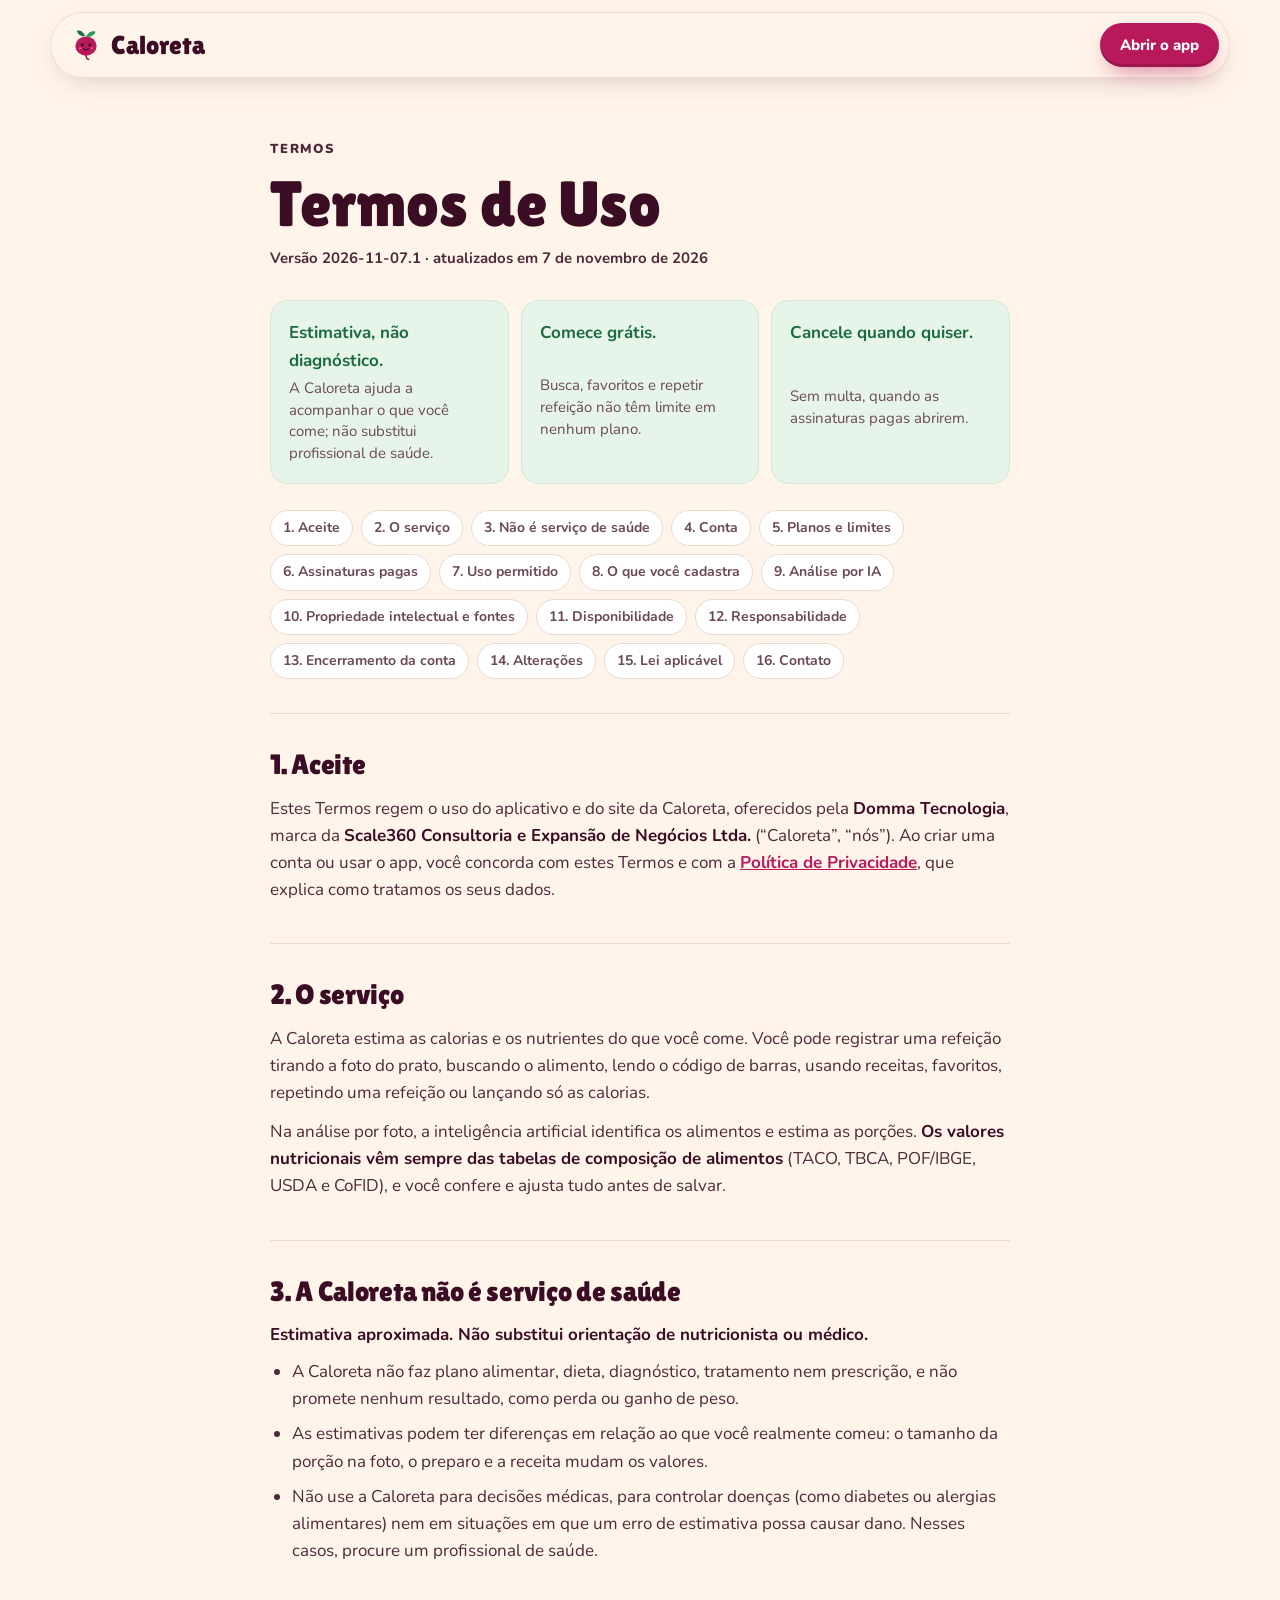
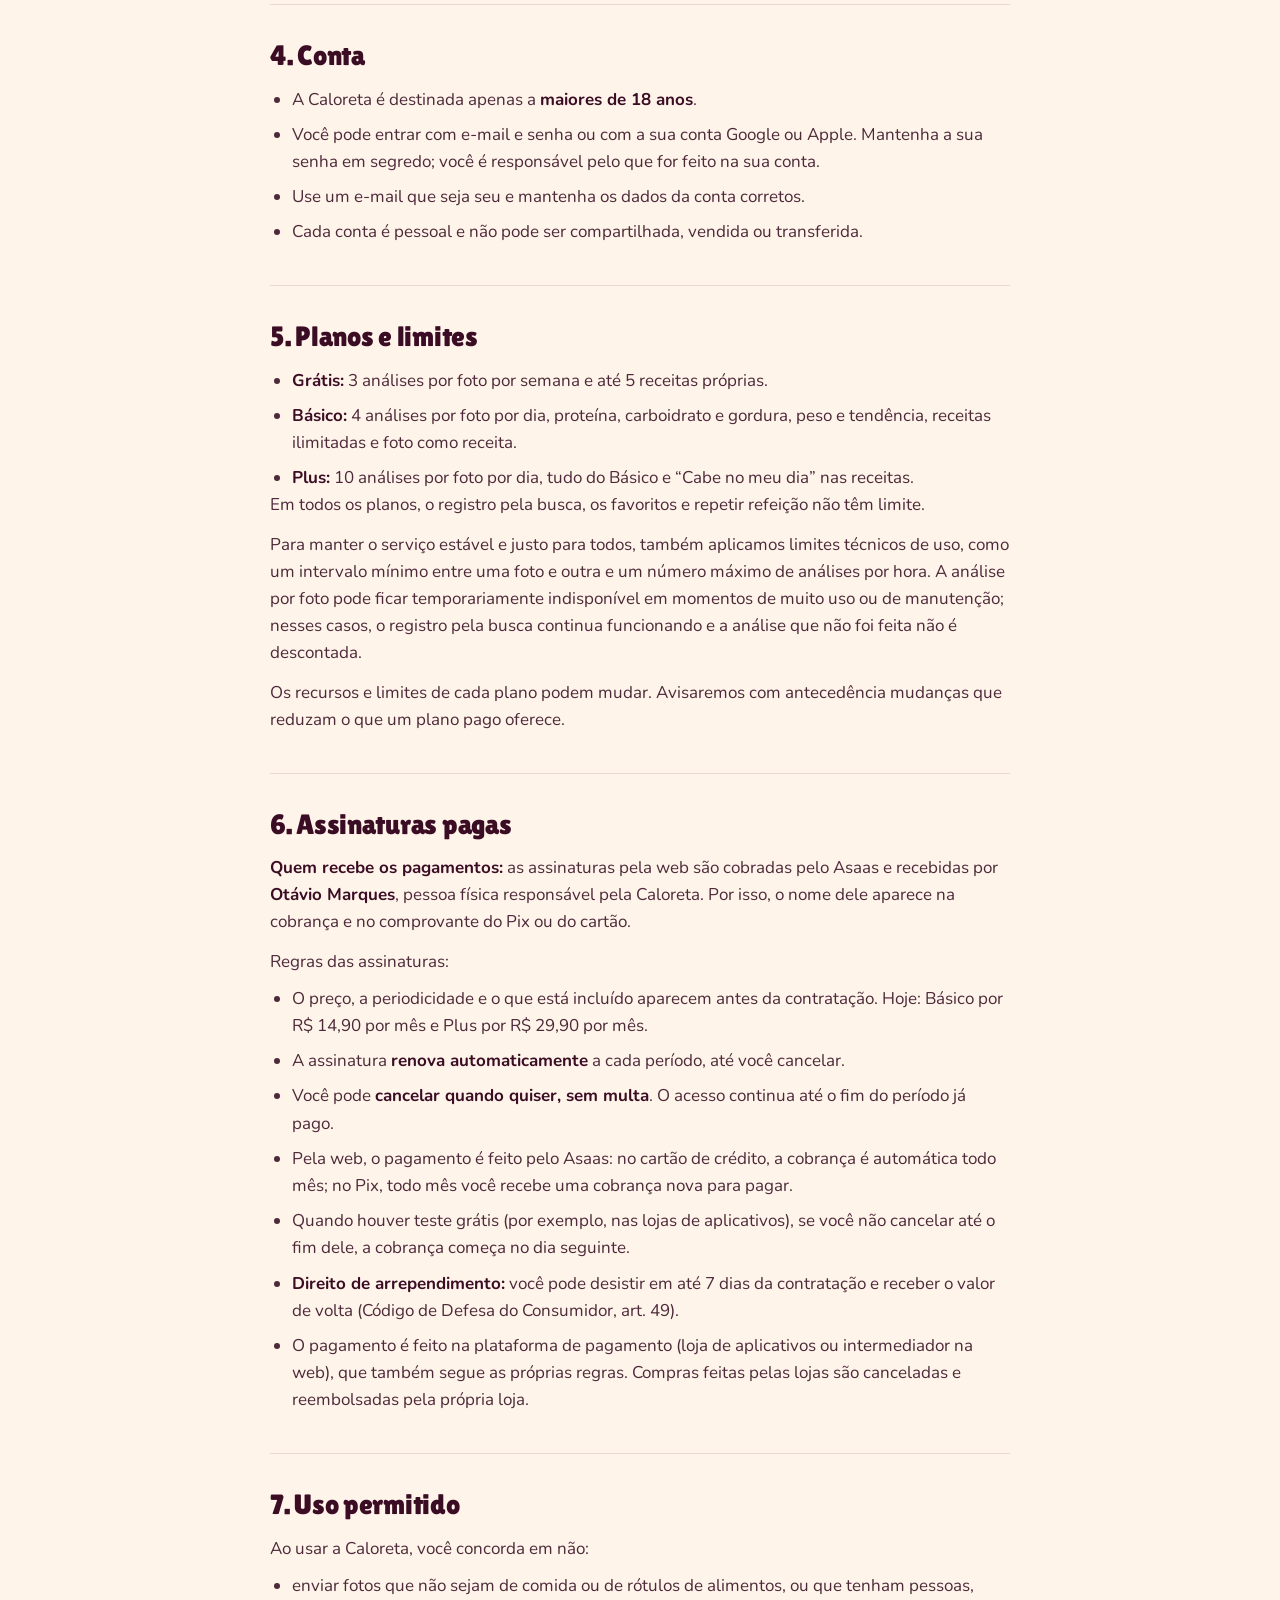
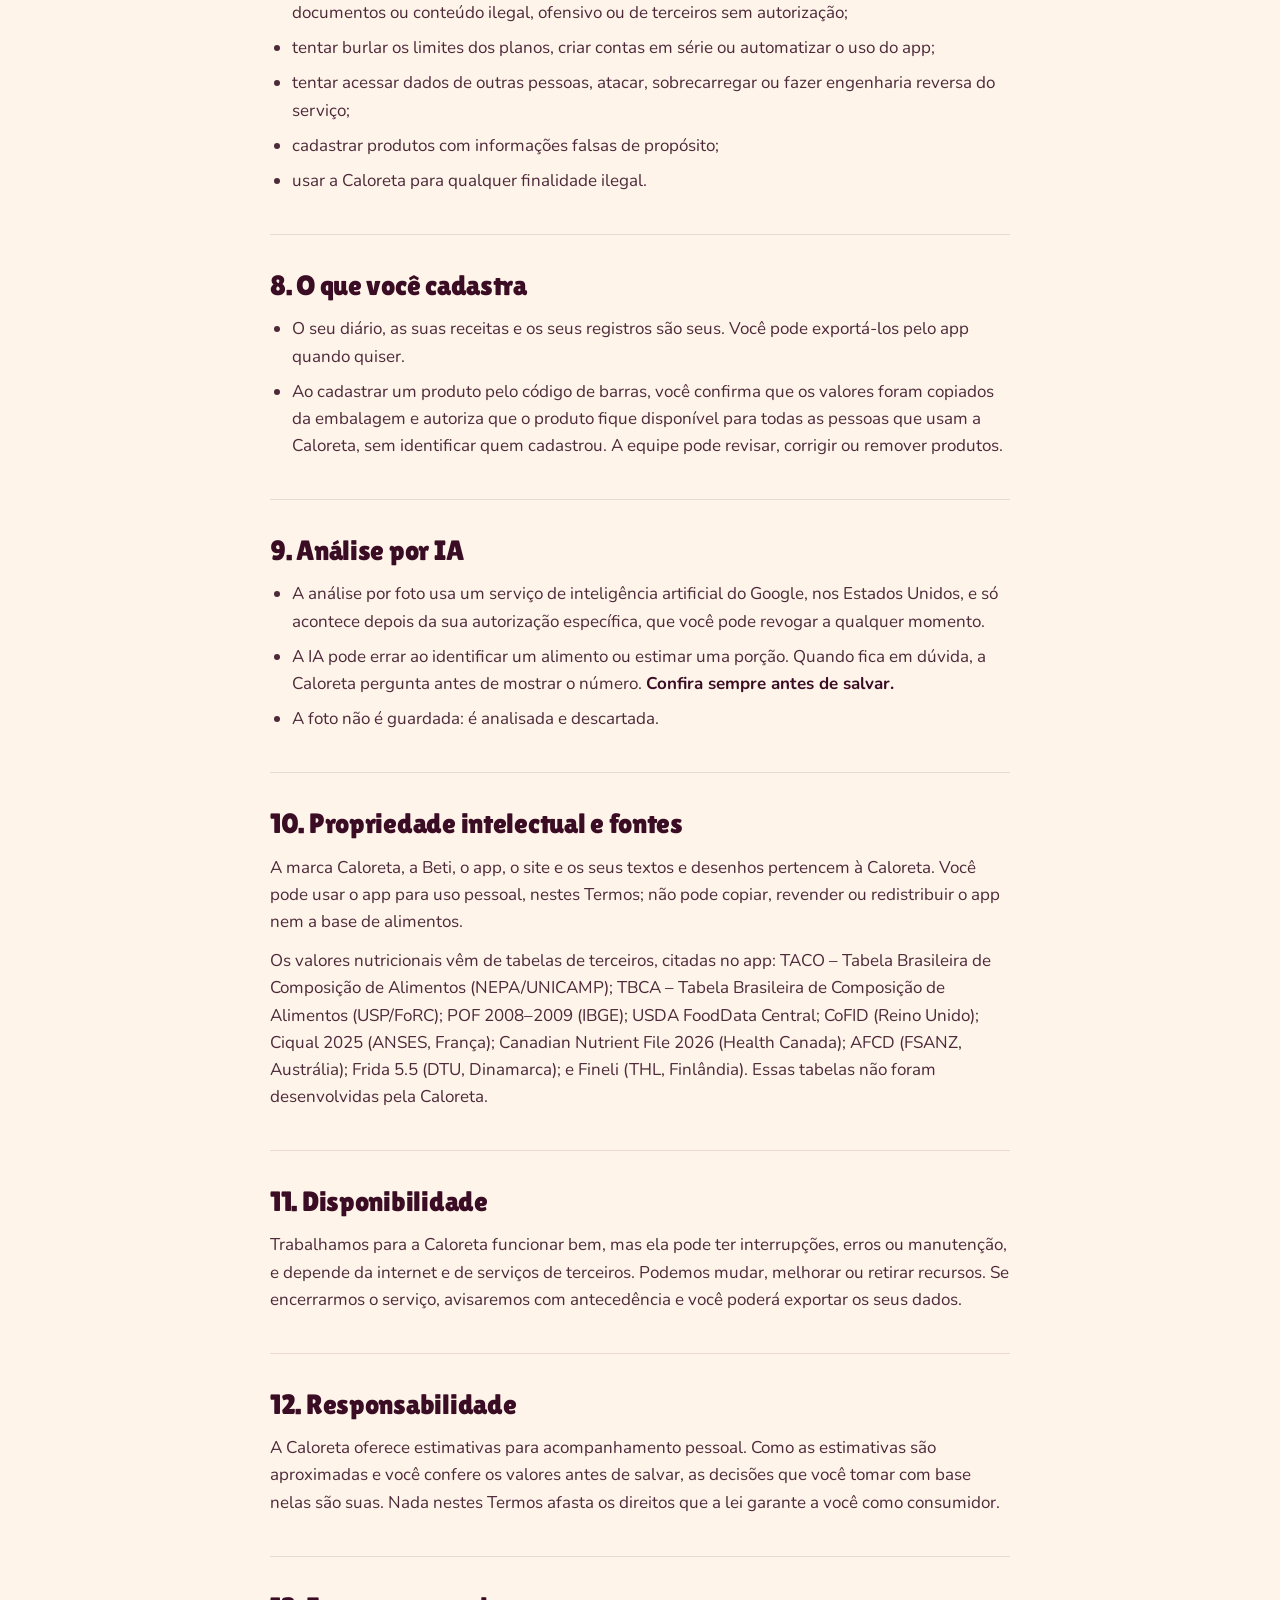
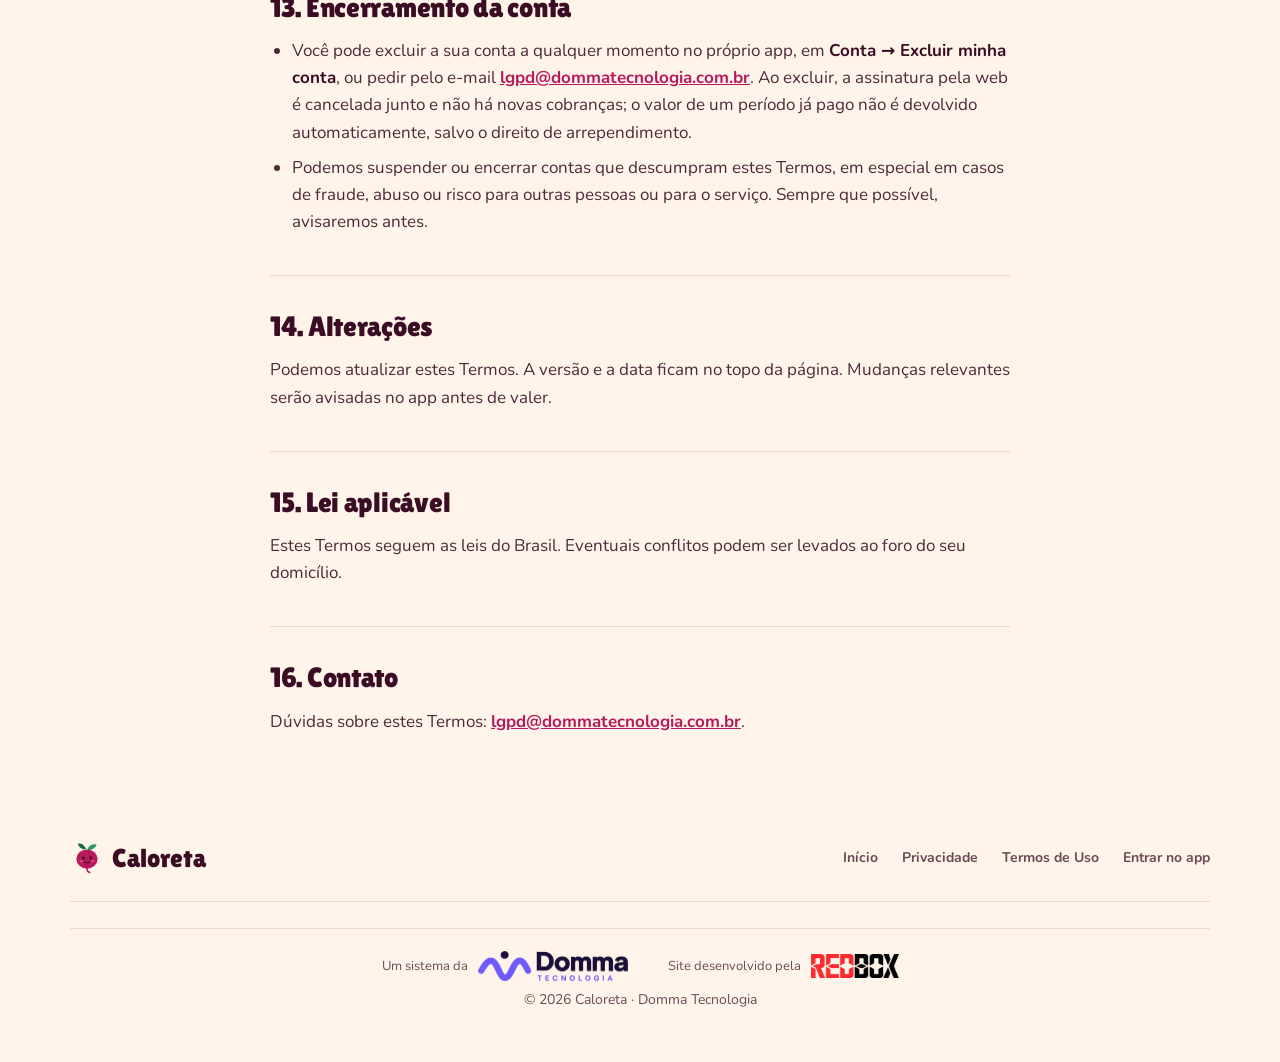
<file: termos.html>
<!doctype html>
<html lang="pt-BR">
<head>
  <meta charset="utf-8">
  <meta name="viewport" content="width=device-width, initial-scale=1, viewport-fit=cover">
  <title>Termos de Uso · Caloreta</title>
  <meta name="description" content="Regras de uso do app Caloreta: conta, planos, análise por foto, limites e responsabilidades.">
  <meta name="theme-color" content="#B8195A">
  <link rel="canonical" href="https://caloreta.com.br/termos">
  <link rel="icon" href="/favicon.ico" sizes="48x48">
  <link rel="icon" href="/favicon.svg" type="image/svg+xml">
  <link rel="apple-touch-icon" href="/img/apple-touch-icon.png">
  <meta property="og:type" content="article">
  <meta property="og:locale" content="pt_BR">
  <meta property="og:title" content="Termos de Uso · Caloreta">
  <meta property="og:description" content="Regras de uso do app Caloreta.">
  <meta property="og:image" content="https://site-caloreta.vercel.app/img/og.jpg">
  <link rel="preconnect" href="https://fonts.googleapis.com">
  <link rel="preconnect" href="https://fonts.gstatic.com" crossorigin>
  <link href="https://fonts.googleapis.com/css2?family=Lilita+One&family=Nunito:wght@400;600;700;800;900&display=swap" rel="stylesheet">
  <link rel="stylesheet" href="/estilos.css">
</head>
<body class="pagina-texto">
  <svg width="0" height="0" style="position:absolute" aria-hidden="true">
    <symbol id="beti" viewBox="0 0 64 64">
      <path d="M30 14C26 6 20 4 15 5c1 6 6 10 14 11z" fill="#1C6B3F"/>
      <path d="M33 15c4-8 11-10 17-8-2 6-8 10-17 10z" fill="#2E9A5E"/>
      <ellipse cx="32" cy="34" rx="20" ry="18" fill="#B8195A"/>
      <path d="M32 51c0 6 2 8 5 8" stroke="#B8195A" stroke-width="3" fill="none" stroke-linecap="round"/>
      <ellipse cx="25" cy="32" rx="2.4" ry="3.2" fill="#3B0D24"/>
      <ellipse cx="39" cy="32" rx="2.4" ry="3.2" fill="#3B0D24"/>
      <path d="M27 39q5 4 10 0" stroke="#3B0D24" stroke-width="2" fill="none" stroke-linecap="round"/>
      <ellipse cx="21" cy="38" rx="3" ry="1.8" fill="#E8508A"/>
      <ellipse cx="43" cy="38" rx="3" ry="1.8" fill="#E8508A"/>
    </symbol>
  </svg>

  <header class="topo rolado">
    <a class="marca" href="/" aria-label="Caloreta, página inicial">
      <svg class="marca-beti" aria-hidden="true"><use href="#beti"/></svg>
      <span>Caloreta</span>
    </a>
    <a class="botao botao-pequeno" href="https://app.caloreta.com.br">Abrir o app</a>
  </header>

  <main class="doc">
    <p class="sobretitulo">Termos</p>
    <h1>Termos de Uso</h1>
    <p class="doc-data">Versão 2026-11-07.1 · atualizados em 7 de novembro de 2026</p>

    <div class="resumo">
      <div><b>Estimativa, não diagnóstico.</b><span>A Caloreta ajuda a acompanhar o que você come; não substitui profissional de saúde.</span></div>
      <div><b>Comece grátis.</b><span>Busca, favoritos e repetir refeição não têm limite em nenhum plano.</span></div>
      <div><b>Cancele quando quiser.</b><span>Sem multa, quando as assinaturas pagas abrirem.</span></div>
    </div>

    <nav class="indice" aria-label="Nesta página">
      <a href="#aceite">1. Aceite</a>
      <a href="#servico">2. O serviço</a>
      <a href="#saude">3. Não é serviço de saúde</a>
      <a href="#conta">4. Conta</a>
      <a href="#planos">5. Planos e limites</a>
      <a href="#assinatura">6. Assinaturas pagas</a>
      <a href="#uso">7. Uso permitido</a>
      <a href="#conteudo">8. O que você cadastra</a>
      <a href="#ia">9. Análise por IA</a>
      <a href="#propriedade">10. Propriedade intelectual e fontes</a>
      <a href="#disponibilidade">11. Disponibilidade</a>
      <a href="#responsabilidade">12. Responsabilidade</a>
      <a href="#encerramento">13. Encerramento da conta</a>
      <a href="#alteracoes">14. Alterações</a>
      <a href="#lei">15. Lei aplicável</a>
      <a href="#contato">16. Contato</a>
    </nav>

    <section id="aceite">
      <h2>1. Aceite</h2>
      <p>Estes Termos regem o uso do aplicativo e do site da Caloreta, oferecidos pela <b>Domma Tecnologia</b>, marca da <b>Scale360 Consultoria e Expansão de Negócios Ltda.</b> (“Caloreta”, “nós”). Ao criar uma conta ou usar o app, você concorda com estes Termos e com a <a href="/privacidade">Política de Privacidade</a>, que explica como tratamos os seus dados.</p>
    </section>

    <section id="servico">
      <h2>2. O serviço</h2>
      <p>A Caloreta estima as calorias e os nutrientes do que você come. Você pode registrar uma refeição tirando a foto do prato, buscando o alimento, lendo o código de barras, usando receitas, favoritos, repetindo uma refeição ou lançando só as calorias.</p>
      <p>Na análise por foto, a inteligência artificial identifica os alimentos e estima as porções. <b>Os valores nutricionais vêm sempre das tabelas de composição de alimentos</b> (TACO, TBCA, POF/IBGE, USDA e CoFID), e você confere e ajusta tudo antes de salvar.</p>
    </section>

    <section id="saude">
      <h2>3. A Caloreta não é serviço de saúde</h2>
      <p><b>Estimativa aproximada. Não substitui orientação de nutricionista ou médico.</b></p>
      <ul>
        <li>A Caloreta não faz plano alimentar, dieta, diagnóstico, tratamento nem prescrição, e não promete nenhum resultado, como perda ou ganho de peso.</li>
        <li>As estimativas podem ter diferenças em relação ao que você realmente comeu: o tamanho da porção na foto, o preparo e a receita mudam os valores.</li>
        <li>Não use a Caloreta para decisões médicas, para controlar doenças (como diabetes ou alergias alimentares) nem em situações em que um erro de estimativa possa causar dano. Nesses casos, procure um profissional de saúde.</li>
      </ul>
    </section>

    <section id="conta">
      <h2>4. Conta</h2>
      <ul>
        <li>A Caloreta é destinada apenas a <b>maiores de 18 anos</b>.</li>
        <li>Você pode entrar com e-mail e senha ou com a sua conta Google ou Apple. Mantenha a sua senha em segredo; você é responsável pelo que for feito na sua conta.</li>
        <li>Use um e-mail que seja seu e mantenha os dados da conta corretos.</li>
        <li>Cada conta é pessoal e não pode ser compartilhada, vendida ou transferida.</li>
      </ul>
    </section>

    <section id="planos">
      <h2>5. Planos e limites</h2>
      <ul>
        <li><b>Grátis:</b> 3 análises por foto por semana e até 5 receitas próprias.</li>
        <li><b>Básico:</b> 4 análises por foto por dia, proteína, carboidrato e gordura, peso e tendência, receitas ilimitadas e foto como receita.</li>
        <li><b>Plus:</b> 10 análises por foto por dia, tudo do Básico e “Cabe no meu dia” nas receitas.</li>
      </ul>
      <p>Em todos os planos, o registro pela busca, os favoritos e repetir refeição não têm limite.</p>
      <p>Para manter o serviço estável e justo para todos, também aplicamos limites técnicos de uso, como um intervalo mínimo entre uma foto e outra e um número máximo de análises por hora. A análise por foto pode ficar temporariamente indisponível em momentos de muito uso ou de manutenção; nesses casos, o registro pela busca continua funcionando e a análise que não foi feita não é descontada.</p>
      <p>Os recursos e limites de cada plano podem mudar. Avisaremos com antecedência mudanças que reduzam o que um plano pago oferece.</p>
    </section>

    <section id="assinatura">
      <h2>6. Assinaturas pagas</h2>
      <p><b>Quem recebe os pagamentos:</b> as assinaturas pela web são cobradas pelo Asaas e recebidas por <b>Otávio Marques</b>, pessoa física responsável pela Caloreta. Por isso, o nome dele aparece na cobrança e no comprovante do Pix ou do cartão.</p>
      <p>Regras das assinaturas:</p>
      <ul>
        <li>O preço, a periodicidade e o que está incluído aparecem antes da contratação. Hoje: Básico por R$ 14,90 por mês e Plus por R$ 29,90 por mês.</li>
        <li>A assinatura <b>renova automaticamente</b> a cada período, até você cancelar.</li>
        <li>Você pode <b>cancelar quando quiser, sem multa</b>. O acesso continua até o fim do período já pago.</li>
        <li>Pela web, o pagamento é feito pelo Asaas: no cartão de crédito, a cobrança é automática todo mês; no Pix, todo mês você recebe uma cobrança nova para pagar.</li>
        <li>Quando houver teste grátis (por exemplo, nas lojas de aplicativos), se você não cancelar até o fim dele, a cobrança começa no dia seguinte.</li>
        <li><b>Direito de arrependimento:</b> você pode desistir em até 7 dias da contratação e receber o valor de volta (Código de Defesa do Consumidor, art. 49).</li>
        <li>O pagamento é feito na plataforma de pagamento (loja de aplicativos ou intermediador na web), que também segue as próprias regras. Compras feitas pelas lojas são canceladas e reembolsadas pela própria loja.</li>
      </ul>
    </section>

    <section id="uso">
      <h2>7. Uso permitido</h2>
      <p>Ao usar a Caloreta, você concorda em não:</p>
      <ul>
        <li>enviar fotos que não sejam de comida ou de rótulos de alimentos, ou que tenham pessoas, documentos ou conteúdo ilegal, ofensivo ou de terceiros sem autorização;</li>
        <li>tentar burlar os limites dos planos, criar contas em série ou automatizar o uso do app;</li>
        <li>tentar acessar dados de outras pessoas, atacar, sobrecarregar ou fazer engenharia reversa do serviço;</li>
        <li>cadastrar produtos com informações falsas de propósito;</li>
        <li>usar a Caloreta para qualquer finalidade ilegal.</li>
      </ul>
    </section>

    <section id="conteudo">
      <h2>8. O que você cadastra</h2>
      <ul>
        <li>O seu diário, as suas receitas e os seus registros são seus. Você pode exportá-los pelo app quando quiser.</li>
        <li>Ao cadastrar um produto pelo código de barras, você confirma que os valores foram copiados da embalagem e autoriza que o produto fique disponível para todas as pessoas que usam a Caloreta, sem identificar quem cadastrou. A equipe pode revisar, corrigir ou remover produtos.</li>
      </ul>
    </section>

    <section id="ia">
      <h2>9. Análise por IA</h2>
      <ul>
        <li>A análise por foto usa um serviço de inteligência artificial do Google, nos Estados Unidos, e só acontece depois da sua autorização específica, que você pode revogar a qualquer momento.</li>
        <li>A IA pode errar ao identificar um alimento ou estimar uma porção. Quando fica em dúvida, a Caloreta pergunta antes de mostrar o número. <b>Confira sempre antes de salvar.</b></li>
        <li>A foto não é guardada: é analisada e descartada.</li>
      </ul>
    </section>

    <section id="propriedade">
      <h2>10. Propriedade intelectual e fontes</h2>
      <p>A marca Caloreta, a Beti, o app, o site e os seus textos e desenhos pertencem à Caloreta. Você pode usar o app para uso pessoal, nestes Termos; não pode copiar, revender ou redistribuir o app nem a base de alimentos.</p>
      <p>Os valores nutricionais vêm de tabelas de terceiros, citadas no app: TACO – Tabela Brasileira de Composição de Alimentos (NEPA/UNICAMP); TBCA – Tabela Brasileira de Composição de Alimentos (USP/FoRC); POF 2008–2009 (IBGE); USDA FoodData Central; CoFID (Reino Unido); Ciqual 2025 (ANSES, França); Canadian Nutrient File 2026 (Health Canada); AFCD (FSANZ, Austrália); Frida 5.5 (DTU, Dinamarca); e Fineli (THL, Finlândia). Essas tabelas não foram desenvolvidas pela Caloreta.</p>
    </section>

    <section id="disponibilidade">
      <h2>11. Disponibilidade</h2>
      <p>Trabalhamos para a Caloreta funcionar bem, mas ela pode ter interrupções, erros ou manutenção, e depende da internet e de serviços de terceiros. Podemos mudar, melhorar ou retirar recursos. Se encerrarmos o serviço, avisaremos com antecedência e você poderá exportar os seus dados.</p>
    </section>

    <section id="responsabilidade">
      <h2>12. Responsabilidade</h2>
      <p>A Caloreta oferece estimativas para acompanhamento pessoal. Como as estimativas são aproximadas e você confere os valores antes de salvar, as decisões que você tomar com base nelas são suas. Nada nestes Termos afasta os direitos que a lei garante a você como consumidor.</p>
    </section>

    <section id="encerramento">
      <h2>13. Encerramento da conta</h2>
      <ul>
        <li>Você pode excluir a sua conta a qualquer momento no próprio app, em <b>Conta → Excluir minha conta</b>, ou pedir pelo e-mail <a href="mailto:lgpd@dommatecnologia.com.br">lgpd@dommatecnologia.com.br</a>. Ao excluir, a assinatura pela web é cancelada junto e não há novas cobranças; o valor de um período já pago não é devolvido automaticamente, salvo o direito de arrependimento.</li>
        <li>Podemos suspender ou encerrar contas que descumpram estes Termos, em especial em casos de fraude, abuso ou risco para outras pessoas ou para o serviço. Sempre que possível, avisaremos antes.</li>
      </ul>
    </section>

    <section id="alteracoes">
      <h2>14. Alterações</h2>
      <p>Podemos atualizar estes Termos. A versão e a data ficam no topo da página. Mudanças relevantes serão avisadas no app antes de valer.</p>
    </section>

    <section id="lei">
      <h2>15. Lei aplicável</h2>
      <p>Estes Termos seguem as leis do Brasil. Eventuais conflitos podem ser levados ao foro do seu domicílio.</p>
    </section>

    <section id="contato">
      <h2>16. Contato</h2>
      <p>Dúvidas sobre estes Termos: <a href="mailto:lgpd@dommatecnologia.com.br">lgpd@dommatecnologia.com.br</a>.</p>
    </section>
  </main>

  <footer class="rodape">
    <div class="rodape-topo">
      <a class="marca" href="/"><svg class="marca-beti" aria-hidden="true"><use href="#beti"/></svg><span>Caloreta</span></a>
      <nav aria-label="Rodapé">
        <a href="/">Início</a>
        <a href="/privacidade">Privacidade</a>
        <a href="/termos">Termos de Uso</a>
        <a href="https://app.caloreta.com.br">Entrar no app</a>
      </nav>
    </div>
    <div class="creditos">
      <span class="credito">Um sistema da <img src="/img/marcas/domma-claro.png" alt="Domma Tecnologia" width="150" height="30" loading="lazy"></span>
      <span class="credito">Site desenvolvido pela <img src="/img/marcas/redbox-claro.png" alt="Agência RedBox" width="88" height="25" loading="lazy"></span>
    </div>
    <p class="direitos">© 2026 Caloreta · Domma Tecnologia</p>
  </footer>
</body>
</html>
</file>
<file: estilos.css>
/* Caloreta · site — design system v1.0.2 (Lilita One + Nunito, beterraba e creme) */
:root {
  --creme: #FFF4EA;
  --branco: #FFFFFF;
  --vinho: #3B0D24;
  --vinho-2: #4A1A31;
  --texto2: #6B4A57;
  --borda: #EAD9D0;
  --rosa: #B8195A;
  --rosa-claro: #E8508A;
  --rosa-pastel: #F6A3C3;
  --suave: #F9EDF2;
  --folha: #1C6B3F;
  --folha-clara: #2E9A5E;
  --folha-fundo: #E6F4EA;
  --ambar: #8F5200;
  --ambar-fundo: #FFF3D6;
  --raio: 20px;
  --sombra: 0 24px 60px -24px rgba(59, 13, 36, .35);
  --sombra-leve: 0 10px 30px -14px rgba(59, 13, 36, .25);
  --largura: 1180px;
  --mola: cubic-bezier(.2, .9, .25, 1.15);
  --suavizar: cubic-bezier(.22, 1, .36, 1);
}

*, *::before, *::after { box-sizing: border-box; }
html { scroll-behavior: smooth; -webkit-text-size-adjust: 100%; overflow-x: clip; }
body {
  margin: 0; background: var(--creme); color: var(--vinho);
  font: 400 17px/1.6 Nunito, system-ui, sans-serif; overflow-x: hidden;
  -webkit-font-smoothing: antialiased; overflow-x: clip;
}
img { max-width: 100%; height: auto; display: block; }
a { color: inherit; }
h1, h2, h3 { margin: 0; line-height: 1.1; }
h2 { font: 400 clamp(32px, 4.6vw, 54px)/1.05 'Lilita One', Nunito, sans-serif; letter-spacing: -.01em; }
h3 { font-weight: 800; font-size: 21px; }
p { margin: 0; }
:focus-visible { outline: 3px solid var(--rosa-claro); outline-offset: 3px; border-radius: 8px; }
section { scroll-margin-top: 90px; }

/* Barra de progresso de leitura */
.progresso {
  position: fixed; inset: 0 0 auto 0; height: 4px; z-index: 60;
  background: linear-gradient(90deg, var(--rosa), var(--rosa-claro), #F2B04A);
  transform-origin: 0 50%; transform: scaleX(var(--p, 0));
}

/* Topo */
.topo {
  position: fixed; top: 12px; left: 50%; transform: translateX(-50%); z-index: 50;
  width: min(var(--largura), calc(100% - 24px));
  display: flex; align-items: center; justify-content: space-between; gap: 16px;
  padding: 10px 10px 10px 18px; border-radius: 999px;
  background: rgba(255, 244, 234, .72); backdrop-filter: blur(14px) saturate(1.4); -webkit-backdrop-filter: blur(14px) saturate(1.4);
  border: 1px solid rgba(234, 217, 208, .8);
  transition: box-shadow .4s, background .4s, top .4s var(--suavizar);
}
.topo.rolado { box-shadow: var(--sombra-leve); background: rgba(255, 244, 234, .9); top: 8px; }
.marca { display: inline-flex; align-items: center; gap: 8px; text-decoration: none; font: 400 26px/1 'Lilita One', sans-serif; color: var(--vinho); }
.marca-beti { width: 34px; height: 34px; transition: transform .5s var(--mola); }
.marca:hover .marca-beti { transform: rotate(-12deg) scale(1.1); }
.menu { display: flex; gap: 4px; }
.menu a { text-decoration: none; font-weight: 700; font-size: 15px; padding: 8px 14px; border-radius: 999px; color: var(--texto2); transition: color .2s, background .2s; }
.menu a:hover, .menu a.atual { color: var(--rosa); background: var(--suave); }

/* Botões */
.botao {
  --cor: var(--rosa);
  position: relative; display: inline-flex; align-items: center; justify-content: center; gap: 10px;
  min-height: 54px; padding: 0 28px; border-radius: 16px; border: 0; cursor: pointer;
  background: var(--cor); color: #fff; text-decoration: none; font: 800 17px/1 Nunito, sans-serif;
  box-shadow: 0 10px 24px -10px rgba(184, 25, 90, .7), inset 0 -3px 0 rgba(0, 0, 0, .15);
  transition: transform .35s var(--mola), box-shadow .35s; overflow: hidden; isolation: isolate;
}
.botao::after {
  content: ''; position: absolute; inset: 0; z-index: -1;
  background: linear-gradient(110deg, transparent 30%, rgba(255, 255, 255, .35) 50%, transparent 70%);
  transform: translateX(-120%); transition: transform .8s var(--suavizar);
}
.botao:hover { transform: translateY(-3px); box-shadow: 0 16px 30px -12px rgba(184, 25, 90, .8), inset 0 -3px 0 rgba(0, 0, 0, .15); }
.botao:hover::after { transform: translateX(120%); }
.botao:active { transform: translateY(0) scale(.98); }
.botao svg { width: 20px; height: 20px; transition: transform .35s var(--mola); }
.botao:hover svg { transform: translateX(4px); }
.botao-pequeno { min-height: 44px; padding: 0 20px; font-size: 15px; border-radius: 999px; }
.botao-contorno { background: transparent; color: var(--rosa); box-shadow: inset 0 0 0 2px var(--rosa); }
.botao-contorno:hover { background: var(--suave); box-shadow: inset 0 0 0 2px var(--rosa); }
.botao-claro { background: var(--creme); color: var(--rosa); box-shadow: 0 12px 30px -12px rgba(0, 0, 0, .5); }

/* Revelar na rolagem */
.js .revelar { opacity: 0; translate: 0 34px; filter: blur(6px); transition: opacity .9s var(--suavizar) var(--atraso, 0s), translate .9s var(--suavizar) var(--atraso, 0s), filter .9s var(--suavizar) var(--atraso, 0s), transform .5s var(--suavizar), box-shadow .5s; }
.js .revelar.visivel { opacity: 1; translate: none; filter: none; }

/* Cabeçalhos de seção */
.cabeca-secao { text-align: center; max-width: 780px; margin: 0 auto 56px; padding: 0 20px; }
.cabeca-secao h2 { margin-top: 10px; }
.cabeca-sub { margin-top: 16px; color: var(--texto2); font-size: 18px; }
.sobretitulo { display: inline-block; font-weight: 900; font-size: 13px; letter-spacing: .14em; text-transform: uppercase; color: var(--rosa); }
.sobretitulo.claro { color: var(--rosa-pastel); }

/* Herói */
.heroi {
  position: relative; min-height: 100svh; display: grid; grid-template-columns: 1.05fr .95fr; align-items: center; gap: 40px;
  max-width: var(--largura); margin: 0 auto; padding: 130px 20px 60px;
}
.heroi-fundo { position: absolute; inset: 0 -30vw; z-index: -1; overflow: hidden; pointer-events: none; }
.bolha { position: absolute; border-radius: 50%; filter: blur(70px); opacity: .55; animation: vagar 18s ease-in-out infinite alternate; }
.b1 { width: 520px; height: 520px; background: #F6A3C3; right: 18%; top: 8%; }
.b2 { width: 380px; height: 380px; background: #FFD9A8; right: 34%; bottom: 0; animation-duration: 22s; }
.b3 { width: 300px; height: 300px; background: #BFE6CD; left: 18%; top: 20%; animation-duration: 26s; opacity: .45; }
@keyframes vagar { to { transform: translate(60px, -40px) scale(1.12); } }

.selo-topo { display: inline-flex; align-items: center; gap: 10px; padding: 8px 16px; border-radius: 999px; background: var(--branco); border: 1px solid var(--borda); font-weight: 800; font-size: 14px; color: var(--folha); box-shadow: var(--sombra-leve); }
.ponto { width: 8px; height: 8px; border-radius: 50%; background: var(--folha-clara); box-shadow: 0 0 0 0 rgba(46, 154, 94, .6); animation: pulsar 2s infinite; }
@keyframes pulsar { 70% { box-shadow: 0 0 0 10px rgba(46, 154, 94, 0); } 100% { box-shadow: 0 0 0 0 rgba(46, 154, 94, 0); } }

.titulo-heroi { margin: 22px 0 22px; font: 400 clamp(58px, 9vw, 116px)/.92 'Lilita One', sans-serif; letter-spacing: -.02em; }
.palavra { display: block; }
.js .palavra { opacity: 0; transform: translateY(60%) rotate(4deg); animation: subir 1s var(--suavizar) forwards; animation-delay: calc(var(--i) * .14s + .1s); }
@keyframes subir { to { opacity: 1; transform: none; } }
.destaque { color: var(--rosa); position: relative; width: fit-content; }
.destaque::after {
  content: ''; position: absolute; left: 2%; right: 2%; bottom: .04em; height: .13em; border-radius: 99px; z-index: -1;
  background: var(--rosa-pastel); transform: scaleX(0); transform-origin: left; animation: sublinhar .9s .9s var(--suavizar) forwards;
}
@keyframes sublinhar { to { transform: scaleX(1); } }
.sub-heroi { font-size: clamp(18px, 1.6vw, 21px); color: var(--texto2); max-width: 540px; }
.sub-heroi strong { color: var(--vinho); }
.acoes { display: flex; flex-wrap: wrap; gap: 14px; margin-top: 32px; }
.garantias { display: flex; flex-wrap: wrap; gap: 8px 22px; list-style: none; padding: 0; margin: 26px 0 0; font-weight: 700; font-size: 15px; color: var(--texto2); }
.garantias li::before { content: '✓'; color: var(--folha); font-weight: 900; margin-right: 7px; }

/* Celular */
.celular {
  position: relative; width: 100%; max-width: 320px; aspect-ratio: 780 / 1760; padding: 30px 10px 10px;
  border-radius: 48px; background: linear-gradient(145deg, #4b2236, #1d0612);
  box-shadow: var(--sombra), inset 0 0 0 2px rgba(255, 255, 255, .08);
}
.celular::before { content: ''; position: absolute; top: 10px; left: 50%; width: 26%; height: 11px; transform: translateX(-50%); border-radius: 99px; background: #12030a; z-index: 3; }
.tela { position: relative; width: 100%; height: 100%; border-radius: 30px; overflow: hidden; background: var(--creme); }
.tela > img { width: 100%; height: 100%; object-fit: cover; object-position: top; }

.heroi-visual { position: relative; display: grid; place-items: center; perspective: 1200px; }
.celular-heroi { max-width: 340px; transform: rotateY(var(--ry, -10deg)) rotateX(var(--rx, 4deg)); transition: transform .6s var(--suavizar); animation: flutuar 7s ease-in-out infinite; }
@keyframes flutuar { 50% { translate: 0 -14px; } }
.varredura { position: absolute; left: 0; right: 0; top: 10%; height: 90px; background: linear-gradient(180deg, transparent, rgba(232, 80, 138, .35), transparent); mix-blend-mode: multiply; animation: varrer 3.2s 1.2s ease-in-out infinite; opacity: 0; }
@keyframes varrer { 0% { top: 9%; opacity: 0; } 15% { opacity: 1; } 55% { top: 28%; opacity: 1; } 70%, 100% { top: 30%; opacity: 0; } }

.flutuante {
  position: absolute; display: flex; align-items: center; gap: 12px; padding: 12px 16px; border-radius: 18px;
  background: rgba(255, 255, 255, .92); backdrop-filter: blur(10px); -webkit-backdrop-filter: blur(10px); border: 1px solid var(--borda); box-shadow: var(--sombra-leve);
  font-size: 15px; line-height: 1.25; white-space: nowrap; transform: translate(var(--mx, 0), var(--my, 0)); transition: transform .5s var(--suavizar);
}
.js .flutuante { opacity: 0; animation: aparecer .8s var(--mola) forwards; }
.flutuante small { display: block; color: var(--texto2); font-size: 13px; font-weight: 600; }
.f-icone { width: 34px; height: 34px; border-radius: 50%; display: grid; place-items: center; font-weight: 900; }
.f-icone.verde { background: var(--folha-fundo); color: var(--folha); }
.f-icone.ambar { background: var(--ambar-fundo); color: var(--ambar); }
.f1 { left: -4%; top: 22%; animation-delay: 1.1s !important; }
.f2 { right: -8%; top: 52%; animation-delay: 1.5s !important; }
.f3 { left: 2%; bottom: 10%; flex-direction: column; align-items: flex-start; gap: 0; animation-delay: 1.9s !important; }
.f-num { font: 400 38px/1 'Lilita One', sans-serif; color: var(--rosa); }
@keyframes aparecer { from { opacity: 0; transform: translateY(20px) scale(.85); } to { opacity: 1; transform: translate(var(--mx, 0), var(--my, 0)); } }

/* Faixa */
.faixa { position: relative; padding: 22px 0; background: var(--rosa); color: #fff; transform: rotate(-2deg); margin: 20px -20px 80px; overflow: hidden; box-shadow: var(--sombra-leve); }
.faixa-trilho { display: flex; width: max-content; animation: deslizar 40s linear infinite; }
.faixa span { font: 400 30px/1 'Lilita One', sans-serif; padding: 0 26px; display: inline-flex; align-items: center; gap: 52px; }
.faixa span::after { content: ''; width: 12px; height: 12px; border-radius: 50%; background: var(--rosa-pastel); margin-right: -26px; }
@keyframes deslizar { to { transform: translateX(-50%); } }

/* Como funciona */
.como { max-width: var(--largura); margin: 0 auto; padding: 60px 20px 80px; }
.como-grade { display: grid; grid-template-columns: 1fr 1fr; gap: 60px; }
.como-passos { display: flex; flex-direction: column; }
.passo { min-height: 72vh; display: flex; flex-direction: column; justify-content: center; padding: 20px 0; opacity: .28; transition: opacity .6s var(--suavizar), transform .6s var(--suavizar); transform: translateX(-10px); }
.passo.ativo { opacity: 1; transform: none; }
.passo-num { display: grid; place-items: center; width: 56px; height: 56px; border-radius: 18px; background: var(--rosa); color: #fff; font: 400 28px/1 'Lilita One', sans-serif; margin-bottom: 20px; box-shadow: 0 10px 24px -10px rgba(184, 25, 90, .8); transition: transform .6s var(--mola); }
.passo.ativo .passo-num { transform: rotate(-8deg) scale(1.08); }
.passo h3 { font: 400 clamp(32px, 3.6vw, 44px)/1.05 'Lilita One', sans-serif; margin-bottom: 14px; }
.passo p { font-size: 19px; color: var(--texto2); max-width: 460px; }
.passo em { color: var(--rosa); font-style: normal; font-weight: 800; }
.como-palco { position: sticky; top: 0; height: 100vh; display: grid; place-items: center; }
.como-palco .celular { max-width: 330px; }
.tela-troca .camada { position: absolute; inset: 0; width: 100%; height: 100%; object-fit: cover; object-position: top; opacity: 0; transform: scale(1.06); transition: opacity .7s var(--suavizar), transform .9s var(--suavizar); }
.tela-troca .camada.ativa { opacity: 1; transform: none; }
.camera { background: #111; }
.camera img { position: absolute; inset: 0; width: 100%; height: 100%; object-fit: cover; }
.mira { position: absolute; width: 44px; height: 44px; border: 4px solid #fff; border-radius: 6px; opacity: .9; }
.m1 { top: 18%; left: 12%; border-right: 0; border-bottom: 0; }
.m2 { top: 18%; right: 12%; border-left: 0; border-bottom: 0; }
.m3 { bottom: 26%; left: 12%; border-right: 0; border-top: 0; }
.m4 { bottom: 26%; right: 12%; border-left: 0; border-top: 0; }
.camada.ativa .mira { animation: mirar 2.4s ease-in-out infinite; }
@keyframes mirar { 50% { transform: scale(.9); } }
.camera-dica { position: absolute; top: 9%; left: 50%; transform: translateX(-50%); padding: 6px 14px; border-radius: 99px; background: rgba(0, 0, 0, .5); color: #fff; font-weight: 700; font-size: 14px; white-space: nowrap; }
.disparador { position: absolute; bottom: 7%; left: 50%; width: 68px; height: 68px; transform: translateX(-50%); border-radius: 50%; background: #fff; box-shadow: 0 0 0 6px rgba(255, 255, 255, .4); }
.camada.ativa .disparador { animation: disparar 2.4s ease-in-out infinite; }
@keyframes disparar { 45% { transform: translateX(-50%) scale(1); } 52% { transform: translateX(-50%) scale(.82); } 60% { transform: translateX(-50%) scale(1); } }

/* Confiança */
.confianca {
  position: relative; background: var(--vinho); color: var(--creme); border-radius: 44px;
  max-width: calc(var(--largura) + 40px); margin: 40px auto 120px; padding: 90px 60px; overflow: hidden;
  display: grid; grid-template-columns: 1.1fr .9fr; gap: 50px 60px; align-items: center;
}
.confianca::before { content: ''; position: absolute; width: 600px; height: 600px; right: -200px; top: -260px; border-radius: 50%; background: radial-gradient(circle, rgba(232, 80, 138, .45), transparent 65%); }
.confianca-texto { position: relative; }
.confianca h2 { margin: 12px 0 22px; }
.riscado { color: var(--rosa-pastel); position: relative; }
.riscado::after { content: ''; position: absolute; left: 0; bottom: -.06em; height: .1em; width: 100%; background: var(--rosa-claro); border-radius: 9px; transform: scaleX(0); transform-origin: left; transition: transform .9s .5s var(--suavizar); }
.visivel .riscado::after { transform: scaleX(1); }
.confianca-texto p { font-size: 19px; color: #E9CFD9; max-width: 560px; }
.confianca-texto b { color: #fff; }
.numeros { position: relative; display: grid; gap: 16px; margin: 0; }
.numero { display: flex; flex-direction: column-reverse; padding: 24px 28px; border-radius: 24px; background: rgba(255, 255, 255, .06); border: 1px solid rgba(255, 255, 255, .1); }
.numero dd { margin: 0; font: 400 clamp(46px, 5vw, 64px)/1 'Lilita One', sans-serif; color: #fff; }
.numero dt { color: var(--rosa-pastel); font-weight: 800; }
.fontes { position: relative; grid-column: 1 / -1; display: flex; flex-wrap: wrap; gap: 10px; list-style: none; padding: 0; margin: 0; }
.fontes li { padding: 8px 16px; border-radius: 99px; border: 1px solid rgba(255, 255, 255, .2); font-weight: 700; font-size: 14px; color: #E9CFD9; }

/* Recursos (bento) */
.recursos { max-width: var(--largura); margin: 0 auto; padding: 20px 20px 120px; }
.bento { display: grid; grid-template-columns: repeat(3, 1fr); gap: 20px; }
.cartao {
  position: relative; padding: 30px; border-radius: 28px; background: var(--branco); border: 1px solid var(--borda); overflow: hidden;
  transition: transform .5s var(--suavizar), box-shadow .5s; box-shadow: 0 1px 0 rgba(59, 13, 36, .04);
}
.cartao::before { content: ''; position: absolute; inset: 0; pointer-events: none; background: radial-gradient(420px circle at var(--bx, 50%) var(--by, 50%), rgba(232, 80, 138, .14), transparent 45%); opacity: 0; transition: opacity .4s; }
.cartao:hover { transform: translateY(-6px); box-shadow: var(--sombra); }
.cartao:hover::before { opacity: 1; }
.cartao h3 { margin: 14px 0 10px; }
.cartao p { color: var(--texto2); }
.c-grande { grid-column: span 2; grid-row: span 2; display: grid; grid-template-columns: 1fr 1fr; gap: 24px; align-items: center; background: linear-gradient(160deg, #fff, var(--suave)); }
.c-largo { grid-column: span 2; display: grid; grid-template-columns: 1.1fr .9fr; gap: 24px; align-items: center; background: linear-gradient(160deg, #fff, var(--folha-fundo)); }
.c-grande h3, .c-largo h3 { font: 400 32px/1.05 'Lilita One', sans-serif; }
.cartao-tela { align-self: end; display: flex; align-items: flex-start; justify-content: center; margin: 0 0 -30px; max-height: 440px; overflow: hidden; }
.cartao-tela img { width: 100%; max-width: 250px; border-radius: 26px 26px 0 0; box-shadow: 0 -10px 40px -20px rgba(59, 13, 36, .35); border: 6px solid var(--vinho); border-bottom: 0; transition: transform .7s var(--suavizar); }
.c-largo .cartao-tela { max-height: 300px; overflow: hidden; align-self: end; }
.c-largo .cartao-tela img { max-width: 220px; }
.cartao:hover .cartao-tela img { transform: translateY(-12px); }
.etiqueta { display: inline-block; padding: 6px 12px; border-radius: 99px; background: var(--vinho); color: var(--creme); font-weight: 800; font-size: 13px; }
.icone-cartao { display: grid; place-items: center; width: 52px; height: 52px; border-radius: 16px; background: var(--suave); color: var(--rosa); transition: transform .5s var(--mola), background .3s, color .3s; }
.icone-cartao svg { width: 28px; height: 28px; }
.cartao:hover .icone-cartao { transform: rotate(-10deg) scale(1.1); background: var(--rosa); color: #fff; }

/* Galeria */
.galeria { padding: 20px 0 120px; overflow: hidden; }
.galeria-trilho { display: flex; gap: 34px; overflow-x: auto; scroll-snap-type: x mandatory; padding: 30px max(20px, calc((100vw - var(--largura)) / 2)) 40px; scrollbar-width: none; cursor: grab; }
.galeria-trilho::-webkit-scrollbar { display: none; }
.galeria-trilho.arrastando { cursor: grabbing; scroll-snap-type: none; }
.galeria figure { flex: 0 0 auto; width: 260px; margin: 0; scroll-snap-align: center; }
.galeria figure:nth-child(even) { transform: translateY(40px); }
.galeria .celular { max-width: none; border-radius: 40px; padding: 26px 8px 8px; transition: transform .6s var(--suavizar); }
.galeria .celular .tela { border-radius: 26px; }
.galeria .celular::before { top: 9px; height: 10px; }
.galeria figure:hover .celular { transform: translateY(-10px) rotate(-1.5deg); }
.galeria figcaption { text-align: center; margin-top: 18px; font-weight: 800; color: var(--texto2); }

/* Privacidade */
.privacidade { max-width: var(--largura); margin: 0 auto; padding: 0 20px 120px; }
.priv-cartao { display: grid; grid-template-columns: auto 1fr; gap: 40px; align-items: center; padding: 56px; border-radius: 36px; background: var(--folha-fundo); border: 1px solid #cfe7d7; }
.cadeado { width: 130px; height: 130px; border-radius: 36px; display: grid; place-items: center; background: var(--folha); color: var(--creme); box-shadow: 0 20px 40px -20px rgba(28, 107, 63, .9); animation: balancar 5s ease-in-out infinite; }
.cadeado svg { width: 70px; height: 70px; }
@keyframes balancar { 50% { transform: rotate(-5deg) translateY(-6px); } }
.priv-cartao .sobretitulo { color: var(--folha); }
.priv-cartao h2 { margin: 8px 0 20px; }
.lista-check { list-style: none; padding: 0; margin: 0; display: grid; gap: 12px; }
.lista-check li { position: relative; padding-left: 34px; }
.lista-check li::before { content: ''; position: absolute; left: 0; top: 3px; width: 22px; height: 22px; border-radius: 50%; background: var(--folha) url("data:image/svg+xml,%3Csvg xmlns='http://www.w3.org/2000/svg' viewBox='0 0 24 24'%3E%3Cpath d='m6 12 4 4 8-8' fill='none' stroke='%23fff' stroke-width='3' stroke-linecap='round' stroke-linejoin='round'/%3E%3C/svg%3E") center / 14px no-repeat; }
.priv-cartao .lista-check li { font-size: 18px; }

/* Planos */
.planos { max-width: var(--largura); margin: 0 auto; padding: 0 20px 120px; }
.planos-grade { display: grid; grid-template-columns: repeat(3, 1fr); gap: 20px; align-items: stretch; }
.plano { position: relative; display: flex; flex-direction: column; gap: 18px; padding: 34px 30px; border-radius: 28px; background: var(--branco); border: 1px solid var(--borda); transition: transform .5s var(--suavizar), box-shadow .5s; }
.plano:hover { transform: translateY(-6px); box-shadow: var(--sombra); }
.plano h3 { font: 400 28px/1 'Lilita One', sans-serif; }
.preco b { font: 400 48px/1 'Lilita One', sans-serif; }
.preco span { color: var(--texto2); font-weight: 700; margin-left: 4px; }
.plano .lista-check { flex: 1; }
.plano .lista-check li::before { background-color: var(--rosa); }
.plano-destaque { background: var(--vinho); color: var(--creme); border-color: var(--vinho); transform: translateY(-14px); box-shadow: var(--sombra); }
.plano-destaque:hover { transform: translateY(-20px); }
.plano-destaque .preco span { color: #E9CFD9; }
.plano-destaque .lista-check li::before { background-color: var(--rosa-claro); }
.fita { position: absolute; top: -14px; right: 24px; padding: 8px 14px; border-radius: 99px; background: linear-gradient(90deg, var(--rosa-claro), #F2B04A); color: var(--vinho); font-weight: 900; font-size: 13px; letter-spacing: .04em; text-transform: uppercase; animation: brilhar 3s ease-in-out infinite; }
@keyframes brilhar { 50% { transform: translateY(-3px) rotate(2deg); } }
.nota-planos { text-align: center; color: var(--texto2); margin-top: 36px; font-size: 15px; }

/* Perguntas */
.perguntas { max-width: 860px; margin: 0 auto; padding: 0 20px 120px; }
.faq { display: grid; gap: 12px; }
.faq details { border-radius: 20px; background: var(--branco); border: 1px solid var(--borda); transition: box-shadow .3s, border-color .3s; }
.faq details[open] { border-color: var(--rosa-pastel); box-shadow: var(--sombra-leve); }
.faq summary { list-style: none; cursor: pointer; display: flex; justify-content: space-between; align-items: center; gap: 16px; padding: 22px 26px; font-weight: 800; font-size: 18px; }
.faq summary::-webkit-details-marker { display: none; }
.faq summary::after { content: ''; flex: 0 0 auto; width: 32px; height: 32px; border-radius: 50%; background: var(--suave) url("data:image/svg+xml,%3Csvg xmlns='http://www.w3.org/2000/svg' viewBox='0 0 24 24'%3E%3Cpath d='M12 6v12M6 12h12' stroke='%23B8195A' stroke-width='2.6' stroke-linecap='round'/%3E%3C/svg%3E") center / 18px no-repeat; transition: transform .45s var(--mola), background-color .3s; }
.faq details[open] summary::after { transform: rotate(135deg); background-color: var(--rosa-pastel); }
.faq details > div { padding: 0 26px 24px; color: var(--texto2); }
.faq details > div p { animation: abrir .5s var(--suavizar); }
@keyframes abrir { from { opacity: 0; transform: translateY(-8px); } }

/* Final */
.final { padding: 0 20px 100px; }
.final-cartao {
  position: relative; max-width: var(--largura); margin: 0 auto; padding: 90px 30px; border-radius: 44px; text-align: center; overflow: hidden;
  background: radial-gradient(circle at 20% 0%, var(--rosa-claro), transparent 55%), radial-gradient(circle at 90% 100%, #F2B04A, transparent 45%), var(--rosa); color: #fff;
}
.final-beti { width: 128px; height: 128px; padding: 14px; border-radius: 50%; background: var(--creme); margin: 0 auto 22px; filter: drop-shadow(0 16px 20px rgba(59, 13, 36, .35)); animation: quicar 2.2s var(--mola) infinite; }
@keyframes quicar { 0%, 100% { transform: translateY(0) scale(1, 1); } 40% { transform: translateY(-22px) scale(.97, 1.04); } 55% { transform: translateY(0) scale(1.06, .94); } 70% { transform: translateY(-4px); } }
.final h2 { font-size: clamp(38px, 6vw, 70px); }
.final p { font-size: 20px; margin: 14px 0 30px; opacity: .92; }

/* Rodapé */
.rodape { max-width: var(--largura); margin: 0 auto; padding: 20px 20px 50px; color: var(--texto2); font-size: 14px; }
.rodape-topo { display: flex; flex-wrap: wrap; justify-content: space-between; align-items: center; gap: 20px; padding-bottom: 26px; border-bottom: 1px solid var(--borda); margin-bottom: 22px; }
.rodape nav { display: flex; flex-wrap: wrap; gap: 6px 24px; }
.rodape nav a { text-decoration: none; font-weight: 700; }
.rodape nav a:hover { color: var(--rosa); }
.rodape p + p { margin-top: 10px; }
.creditos { display: flex; flex-wrap: wrap; justify-content: center; align-items: center; gap: 14px 40px; margin: 26px 0 8px; padding-top: 22px; border-top: 1px solid var(--borda); }
.credito { display: inline-flex; align-items: center; gap: 10px; font-size: 13px; }
.credito img { height: auto; display: block; }
.creditos + .direitos { text-align: center; }
.aviso b { color: var(--vinho); }
.olho { transform-box: fill-box; transform-origin: center; animation: piscar 5s infinite; }
@keyframes piscar { 0%, 94%, 100% { transform: scaleY(1); } 97% { transform: scaleY(.1); } }

/* Responsivo */
@media (max-width: 980px) {
  .menu { display: none; }
  .heroi { grid-template-columns: 1fr; text-align: center; padding-top: 120px; gap: 30px; }
  .heroi-texto { display: flex; flex-direction: column; align-items: center; }
  .destaque { margin: 0 auto; }
  .acoes, .garantias { justify-content: center; }
  .heroi-visual { margin-top: 10px; }
  .celular-heroi { max-width: 290px; }
  .f1 { left: 0; } .f2 { right: 0; } .f3 { left: 4%; }
  .como-grade { grid-template-columns: 1fr; gap: 0; }
  .como-palco { order: -1; position: sticky; top: 70px; height: auto; padding: 10px 0 20px; z-index: 1; background: linear-gradient(var(--creme) 85%, transparent); }
  .como-palco .celular { max-width: 190px; }
  .passo { min-height: 56vh; text-align: center; align-items: center; transform: none; }
  .confianca { grid-template-columns: 1fr; padding: 64px 28px; border-radius: 32px; margin-left: 12px; margin-right: 12px; }
  .bento { grid-template-columns: 1fr 1fr; }
  .c-grande { grid-row: auto; }
  .planos-grade { grid-template-columns: 1fr; max-width: 480px; margin: 0 auto; }
  .plano-destaque { transform: none; order: -1; }
  .plano-destaque:hover { transform: translateY(-6px); }
  .priv-cartao { grid-template-columns: 1fr; text-align: left; padding: 40px 28px; }
  .cadeado { width: 96px; height: 96px; border-radius: 28px; }
  .cadeado svg { width: 52px; height: 52px; }
}
@media (max-width: 640px) {
  body { font-size: 16px; }
  .topo { padding: 8px 8px 8px 14px; }
  .marca { font-size: 22px; }
  .marca-beti { width: 28px; height: 28px; }
  .botao { width: 100%; }
  .botao-pequeno { width: auto; }
  .acoes { width: 100%; }
  .flutuante { font-size: 13px; padding: 9px 12px; gap: 8px; }
  .flutuante small { font-size: 11px; }
  .f-icone { width: 28px; height: 28px; }
  .f2 { white-space: normal; max-width: 200px; right: -2%; }
  .f-num { font-size: 30px; }
  .faixa span { font-size: 22px; padding: 0 18px; gap: 36px; }
  .faixa span::after { margin-right: -18px; }
  .bento { grid-template-columns: 1fr; }
  .c-grande, .c-largo { grid-column: auto; grid-template-columns: 1fr; }
  .cartao-tela { justify-content: center; margin: 0 0 -30px; max-height: 280px; overflow: hidden; }
  .cartao { padding: 26px 22px; }
  .galeria figure { width: 210px; }
  .faq summary { padding: 18px 20px; font-size: 16px; }
  .faq details > div { padding: 0 20px 20px; }
  .final-cartao { padding: 64px 22px; border-radius: 32px; }
}

@media (prefers-reduced-motion: reduce) {
  *, *::before, *::after { animation: none !important; transition: none !important; scroll-behavior: auto !important; }
  .js .revelar, .js .palavra, .js .flutuante { opacity: 1; transform: none; translate: none; filter: none; }
  .destaque::after, .riscado::after { transform: scaleX(1); }
  .faixa-trilho { flex-wrap: wrap; width: auto; justify-content: center; }
}

/* Páginas de texto (Privacidade, Termos) */
.pagina-texto .topo { position: sticky; top: 12px; transform: none; left: auto; margin: 12px auto 0; }
.doc { max-width: 780px; margin: 0 auto; padding: 56px 20px 80px; }
.doc h1 { font: 400 clamp(40px, 6vw, 64px)/1.02 'Lilita One', sans-serif; margin: 10px 0 10px; }
.doc-data { color: var(--texto2); font-weight: 700; font-size: 15px; }
.doc h2 { font: 400 28px/1.15 'Lilita One', sans-serif; margin: 0 0 14px; }
.doc h3 { font-size: 18px; font-weight: 800; margin: 22px 0 8px; }
.doc section { padding: 34px 0 6px; border-top: 1px solid var(--borda); margin-top: 34px; scroll-margin-top: 100px; }
.doc p, .doc li { color: #4d2a3a; }
.doc p + p { margin-top: 12px; }
.doc ul, .doc ol { padding-left: 22px; margin: 10px 0 0; display: grid; gap: 8px; }
.doc a { color: var(--rosa); font-weight: 700; }
.doc b { color: var(--vinho); }
.resumo { display: grid; grid-template-columns: repeat(3, 1fr); gap: 12px; margin: 30px 0 10px; }
.resumo div { padding: 18px; border-radius: 18px; background: var(--folha-fundo); border: 1px solid #cfe7d7; display: grid; gap: 4px; }
.resumo b { color: var(--folha); }
.resumo span { color: var(--texto2); font-size: 15px; line-height: 1.45; }
.indice { display: flex; flex-wrap: wrap; gap: 8px; margin-top: 26px; }
.indice a { text-decoration: none; padding: 6px 12px; border-radius: 99px; background: var(--branco); border: 1px solid var(--borda); font-weight: 700; font-size: 14px; color: var(--texto2); }
.indice a:hover { color: var(--rosa); border-color: var(--rosa-pastel); }
@media (max-width: 640px) { .resumo { grid-template-columns: 1fr; } .doc { padding-top: 36px; } }
</file>
